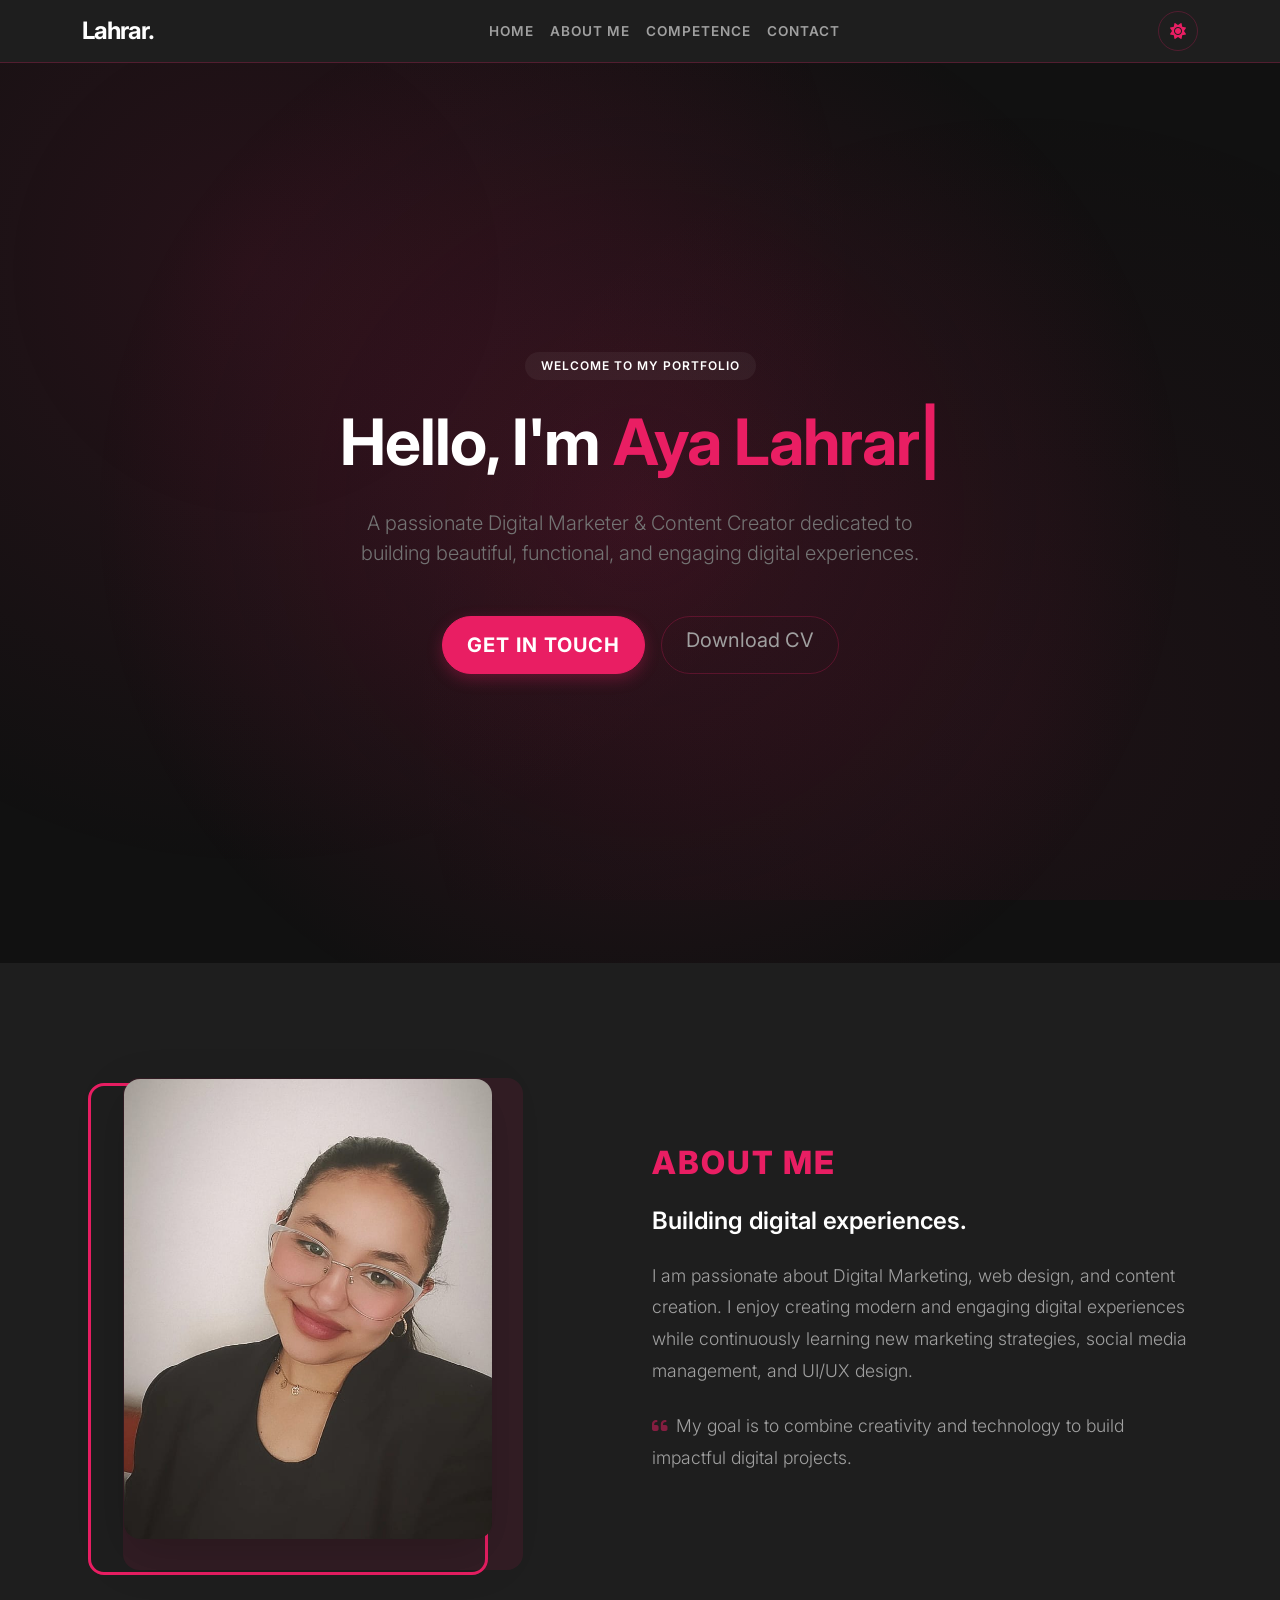
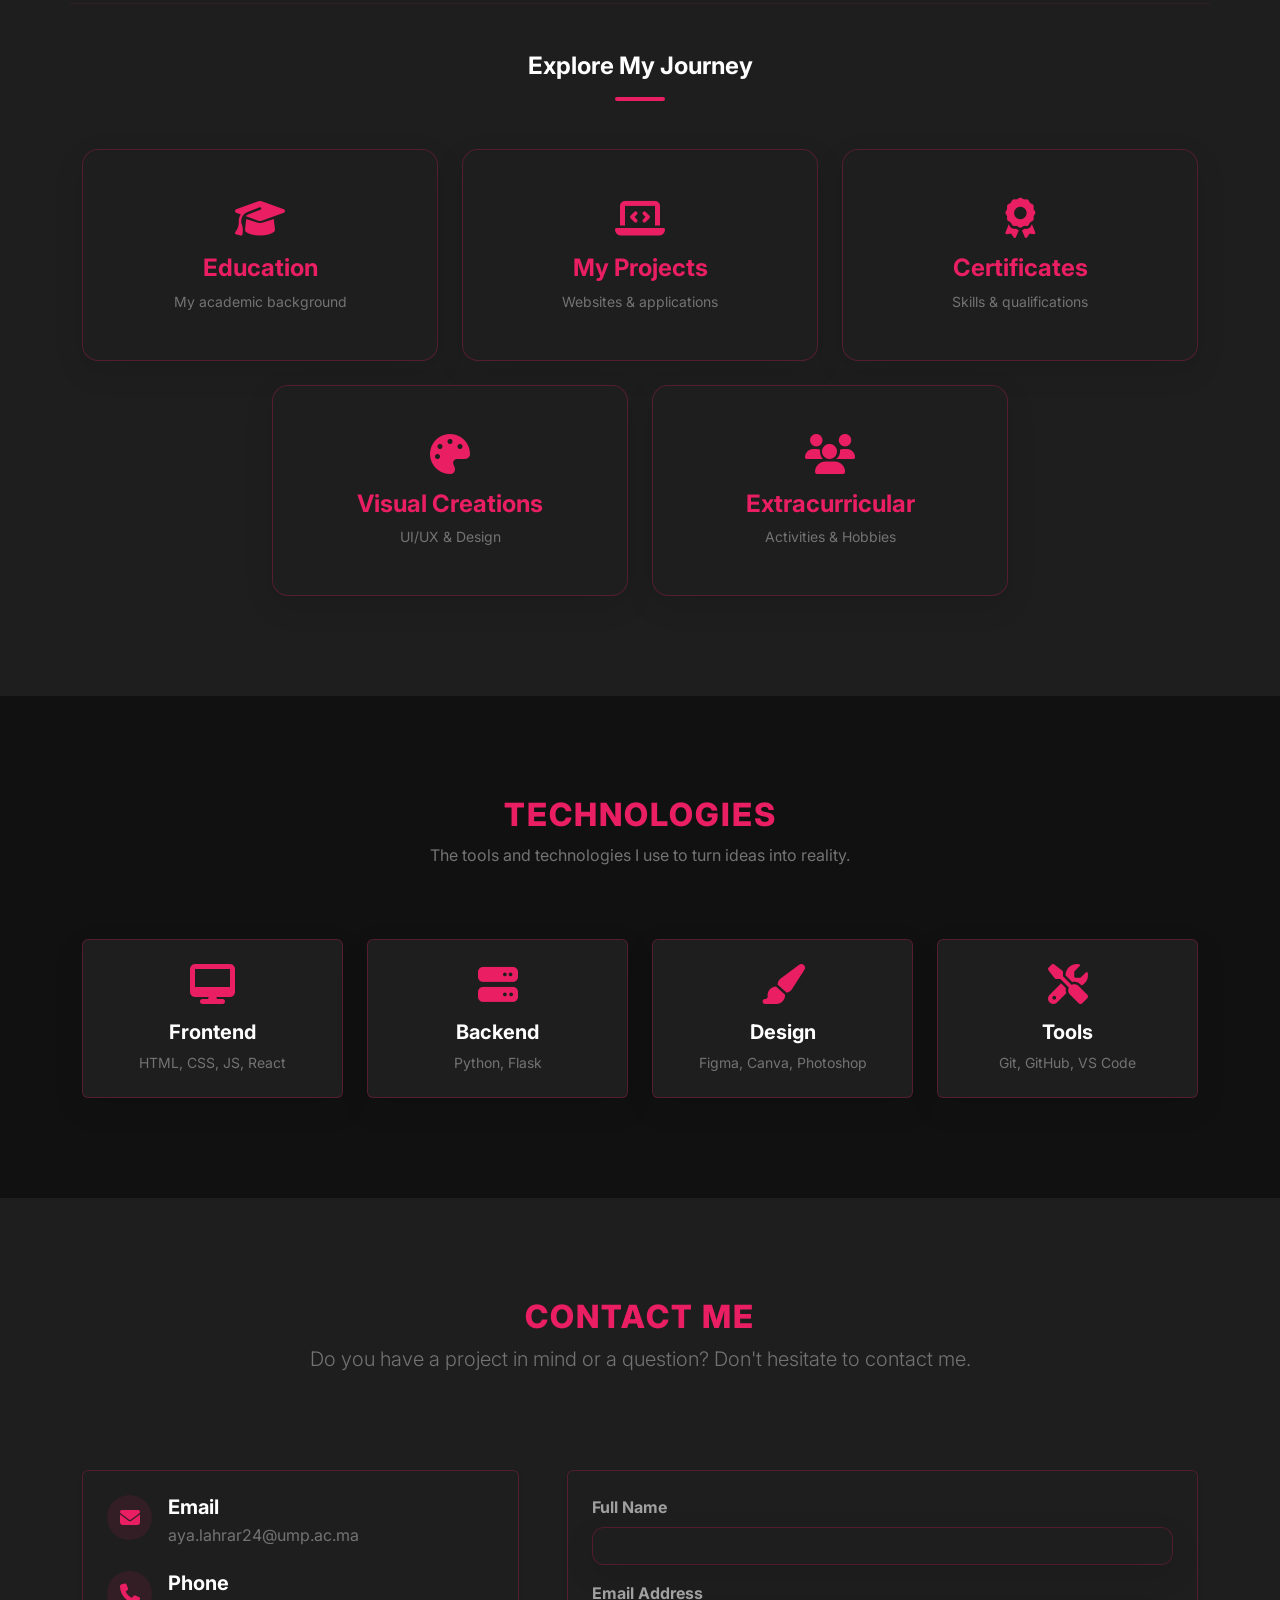
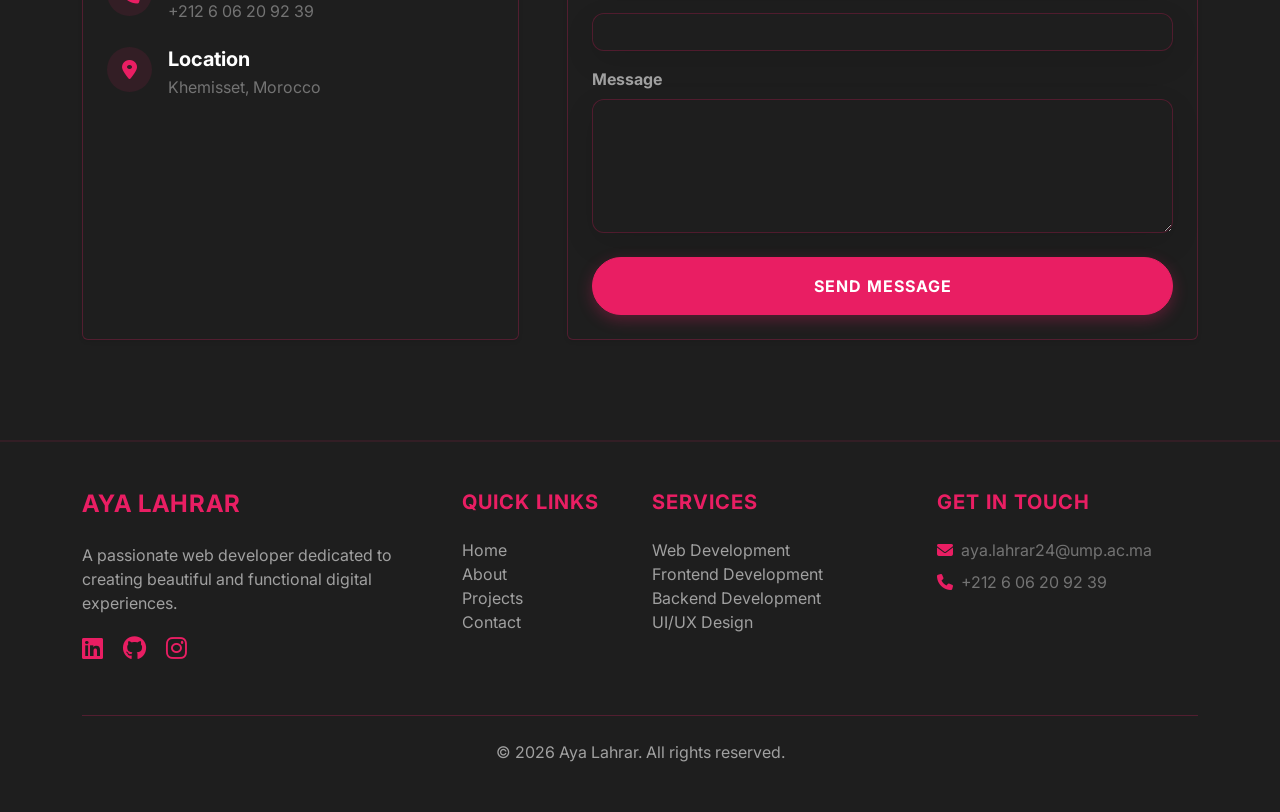
<file: index.html>
<!DOCTYPE html>
<html lang="en">
<head>
    <meta charset="UTF-8">
    <meta name="viewport" content="width=device-width, initial-scale=1.0">
    <title>Aya Lahrar | Portfolio</title>

    <!-- Bootstrap CSS -->
    <link href="https://cdn.jsdelivr.net/npm/bootstrap@5.3.2/dist/css/bootstrap.min.css" rel="stylesheet">

    <!-- Google Fonts -->
    <link rel="preconnect" href="https://fonts.googleapis.com">
    <link rel="preconnect" href="https://fonts.gstatic.com" crossorigin>
    <link href="https://fonts.googleapis.com/css2?family=Inter:wght@300;400;500;600;700;800&display=swap" rel="stylesheet">
    
    <!-- Font Awesome for Icons -->
    <link rel="stylesheet" href="https://cdnjs.cloudflare.com/ajax/libs/font-awesome/6.5.1/css/all.min.css">

    <!-- AOS (Animate On Scroll) Library CSS -->
    <link rel="stylesheet" href="https://unpkg.com/aos@next/dist/aos.css" />
    
    <!-- Custom CSS -->
    <link href="stylle.css" rel="stylesheet" />
    <style>
        .journey-title {
            transition: transform 0.3s ease;
        }
        .min-card:hover .journey-title {
            transform: scale(1.1);
        }
    </style>
</head>
<body data-bs-theme="dark">

    <!-- NAVBAR -->
    <header class="navbar navbar-expand-lg sticky-top" style="background-color: var(--surface-color); border-bottom: 1px solid var(--bs-border-color);">
        <div class="container">
            <a class="navbar-brand fw-bold fs-4" href="#home" style="letter-spacing: -1px;">Lahrar.</a>
            <button class="navbar-toggler" type="button" data-bs-toggle="collapse" data-bs-target="#navbarNav" aria-controls="navbarNav" aria-expanded="false" aria-label="Toggle navigation">
                <span class="navbar-toggler-icon"></span>
            </button>
            <div class="collapse navbar-collapse" id="navbarNav">
                <ul class="navbar-nav mx-auto">
                    <li class="nav-item">
                        <a class="nav-link" href="#home">Home</a>
                    </li>
                    <li class="nav-item">
                        <a class="nav-link" href="#about">About me</a>
                    </li>
                    <li class="nav-item">
                        <a class="nav-link" href="#competence">Competence</a>
                    </li>
                    <li class="nav-item">
                        <a class="nav-link" href="#contact">Contact</a>
                    </li>
                </ul>
                <div class="d-flex align-items-center">
                    <button class="btn btn-outline-secondary rounded-circle p-2 d-flex align-items-center justify-content-center" id="theme-toggle" style="width: 40px; height: 40px; border-color: var(--bs-border-color);">
                        <i class="fas fa-sun"></i>
                    </button>
                </div>
            </div>
        </div>
    </header>

    <main>
        <!-- HERO SECTION -->
        <section id="home" class="min-vh-100 d-flex align-items-center position-relative overflow-hidden">
            <!-- Animated Background Gradient -->
            <div class="position-absolute top-0 start-0 w-100 h-100" style="background: radial-gradient(circle at center, rgba(233, 30, 99, 0.15) 0%, transparent 70%); z-index: -1; animation: pulseBg 6s infinite alternate;"></div>
            
            <div class="container text-center position-relative">
                <div class="row justify-content-center">
                    <div class="col-lg-10" data-aos="fade-up">
                        <span class="badge bg-secondary bg-opacity-25 text-primary rounded-pill px-3 py-2 mb-4" style="font-weight: 600; letter-spacing: 1px;">
                            WELCOME TO MY PORTFOLIO
                        </span>
                        <h1 class="display-3 fw-bold mb-4" style="letter-spacing: -1px; min-height: 80px;">
                            Hello, I'm <span id="typewriter" class="text-primary"></span><span class="typewriter-cursor text-primary">|</span>
                        </h1>
                        <p class="lead mb-5 mx-auto" style="max-width: 600px; color: var(--text-muted-color);">
                            A passionate Digital Marketer & Content Creator dedicated to building beautiful, functional, and engaging digital experiences.
                        </p>
                        <div class="d-flex gap-3 justify-content-center">
                            <a href="#contact" class="btn btn-primary btn-lg px-4 rounded-pill">Get in Touch</a>
                            <a href="CV LAHRA AYA.pdf" download class="btn btn-outline-secondary btn-lg px-4 rounded-pill">Download CV</a>
                        </div>
                    </div>
                </div>
            </div>
        </section>

        <!-- ABOUT ME SECTION -->
        <section id="about" class="section-padding" style="background-color: var(--surface-color);">
            <div class="container">
                
                <!-- About Content (Image & Bio) -->
                <div class="row align-items-center mb-5 pb-5 border-bottom" style="border-color: rgba(var(--primary-rgb), 0.1) !important;">
                    <div class="col-lg-5 mb-5 mb-lg-0" data-aos="fade-right">
                        <div class="position-relative p-3 mx-auto" style="max-width: 400px;">
                            <!-- Creative backdrop -->
                            <div class="position-absolute border border-3 rounded-4" style="border-color: var(--primary-color) !important; width: 100%; height: 100%; top: 20px; left: -20px; z-index: 1;"></div>
                            <div class="position-absolute rounded-4" style="background-color: rgba(var(--primary-rgb), 0.1); width: 100%; height: 100%; bottom: -15px; right: -15px; z-index: 1;"></div>
                            <!-- Image -->
                            <img src="assets/img/image cv.jpg" alt="Aya Lahrar" class="img-fluid rounded-4 position-relative shadow-lg" style="z-index: 2; width: 100%; object-fit: cover; aspect-ratio: 4/5;">
                        </div>
                    </div>
                    <div class="col-lg-6 offset-lg-1" data-aos="fade-left">
                        <h2 class="section-title text-start mb-4">About Me</h2>
                        <h3 class="h4 mb-4" style="color: var(--primary-color); font-weight: 600;">Building digital experiences.</h3>
                        <p class="lead mb-4" style="color: var(--bs-body-color); line-height: 1.8; font-size: 1.1rem;">
                            I am passionate about Digital Marketing, web design, and content creation. I enjoy creating modern and engaging digital experiences while continuously learning new marketing strategies, social media management, and UI/UX design. 
                        </p>
                        <p class="lead mb-0" style="color: var(--bs-body-color); line-height: 1.8; font-size: 1.1rem;">
                            <i class="fas fa-quote-left me-2 text-primary opacity-50"></i>My goal is to combine creativity and technology to build impactful digital projects.
                        </p>
                    </div>
                </div>

                <!-- Navigation Cards -->
                <div class="text-center mb-5" data-aos="fade-up">
                    <h3 class="h4 fw-bold">Explore My Journey</h3>
                    <div class="mt-3 mx-auto rounded-pill" style="width: 50px; height: 4px; background-color: var(--primary-color);"></div>
                </div>

                <div class="row justify-content-center g-4">
                    <!-- Education -->
                    <div class="col-md-6 col-lg-4" data-aos="fade-up" data-aos-delay="100">
                        <a href="education.html" class="text-decoration-none">
                            <div class="min-card p-5 h-100 rounded-4 text-center">
                                <i class="fas fa-graduation-cap fs-1 text-primary mb-3"></i>
                                <h3 class="h4 fw-bold mb-2 text-primary journey-title">Education</h3>
                                <p class="text-muted mb-0 small">My academic background</p>
                            </div>
                        </a>
                    </div>
                    <!-- Projects -->
                    <div class="col-md-6 col-lg-4" data-aos="fade-up" data-aos-delay="200">
                        <a href="project.html" class="text-decoration-none">
                            <div class="min-card p-5 h-100 rounded-4 text-center">
                                <i class="fas fa-laptop-code fs-1 text-primary mb-3"></i>
                                <h3 class="h4 fw-bold mb-2 text-primary journey-title">My Projects</h3>
                                <p class="text-muted mb-0 small">Websites & applications</p>
                            </div>
                        </a>
                    </div>
                    <!-- Certificates -->
                    <div class="col-md-6 col-lg-4" data-aos="fade-up" data-aos-delay="300">
                        <a href="certificate.html" class="text-decoration-none">
                            <div class="min-card p-5 h-100 rounded-4 text-center">
                                <i class="fas fa-award fs-1 text-primary mb-3"></i>
                                <h3 class="h4 fw-bold mb-2 text-primary journey-title">Certificates</h3>
                                <p class="text-muted mb-0 small">Skills & qualifications</p>
                            </div>
                        </a>
                    </div>
                    <!-- Visual Creations -->
                    <div class="col-md-6 col-lg-4" data-aos="fade-up" data-aos-delay="400">
                        <a href="creation.html" class="text-decoration-none">
                            <div class="min-card p-5 h-100 rounded-4 text-center">
                                <i class="fas fa-palette fs-1 text-primary mb-3"></i>
                                <h3 class="h4 fw-bold mb-2 text-primary journey-title">Visual Creations</h3>
                                <p class="text-muted mb-0 small">UI/UX & Design</p>
                            </div>
                        </a>
                    </div>
                    <!-- Extracurricular Activities -->
                    <div class="col-md-6 col-lg-4" data-aos="fade-up" data-aos-delay="500">
                        <a href="activities.html" class="text-decoration-none">
                            <div class="min-card p-5 h-100 rounded-4 text-center">
                                <i class="fas fa-users fs-1 text-primary mb-3"></i>
                                <h3 class="h4 fw-bold mb-2 text-primary journey-title">Extracurricular</h3>
                                <p class="text-muted mb-0 small">Activities & Hobbies</p>
                            </div>
                        </a>
                    </div>
                </div>
            </div>
        </section>

        <!-- COMPETENCE SECTION -->
        <section id="competence" class="section-padding">
            <div class="container text-center">
                <div data-aos="fade-up">
                    <h2 class="section-title">Technologies</h2>
                    <p class="section-subtitle mb-5" style="color: var(--text-muted-color);">The tools and technologies I use to turn ideas into reality.</p>
                </div>

                <div class="row g-4 mt-2 justify-content-center">
                    <!-- Frontend Card -->
                    <div class="col-md-6 col-lg-3" data-aos="fade-up" data-aos-delay="100">
                        <div class="card about-card h-100 p-4 text-center" style="cursor: pointer; background-color: var(--surface-color); border: 1px solid var(--bs-border-color);" data-bs-toggle="modal" data-bs-target="#frontendModal">
                            <i class="fas fa-desktop fs-1 text-primary mb-3"></i>
                            <h3 class="h5 fw-bold">Frontend</h3>
                            <p class="text-muted small mb-0">HTML, CSS, JS, React</p>
                        </div>
                    </div>

                    <!-- Backend Card -->
                    <div class="col-md-6 col-lg-3" data-aos="fade-up" data-aos-delay="200">
                        <div class="card about-card h-100 p-4 text-center" style="cursor: pointer; background-color: var(--surface-color); border: 1px solid var(--bs-border-color);" data-bs-toggle="modal" data-bs-target="#backendModal">
                            <i class="fas fa-server fs-1 text-primary mb-3"></i>
                            <h3 class="h5 fw-bold">Backend</h3>
                            <p class="text-muted small mb-0">Python, Flask</p>
                        </div>
                    </div>

                    <!-- Design Card -->
                    <div class="col-md-6 col-lg-3" data-aos="fade-up" data-aos-delay="300">
                        <div class="card about-card h-100 p-4 text-center" style="cursor: pointer; background-color: var(--surface-color); border: 1px solid var(--bs-border-color);" data-bs-toggle="modal" data-bs-target="#designModal">
                            <i class="fas fa-paint-brush fs-1 text-primary mb-3"></i>
                            <h3 class="h5 fw-bold">Design</h3>
                            <p class="text-muted small mb-0">Figma, Canva, Photoshop</p>
                        </div>
                    </div>

                    <!-- Tools Card -->
                    <div class="col-md-6 col-lg-3" data-aos="fade-up" data-aos-delay="400">
                        <div class="card about-card h-100 p-4 text-center" style="cursor: pointer; background-color: var(--surface-color); border: 1px solid var(--bs-border-color);" data-bs-toggle="modal" data-bs-target="#toolsModal">
                            <i class="fas fa-tools fs-1 text-primary mb-3"></i>
                            <h3 class="h5 fw-bold">Tools</h3>
                            <p class="text-muted small mb-0">Git, GitHub, VS Code</p>
                        </div>
                    </div>
                </div>
            </div>
        </section>

        <!-- CONTACT SECTION -->
        <section id="contact" class="section-padding" style="background-color: var(--surface-color);">
            <div class="container">
                 <div class="text-center" data-aos="fade-up">
                    <h2 class="section-title">Contact Me</h2>
                    <p class="section-subtitle mb-5 lead col-lg-8 mx-auto" style="color: var(--text-muted-color);">Do you have a project in mind or a question? Don't hesitate to contact me.</p>
                </div>
                <div class="row g-5 mt-3">
                    <div class="col-lg-5" data-aos="fade-right">
                        <div class="card h-100 p-4 border-0 shadow-sm" style="background-color: var(--surface-color);">
                            <div class="d-flex mb-4">
                                <i class="fas fa-envelope contact-icon me-3"></i>
                                <div>
                                    <h5 class="mb-1 fw-bold">Email</h5>
                                    <p class="mb-0 text-muted">aya.lahrar24@ump.ac.ma</p>
                                </div>
                            </div>
                            <div class="d-flex mb-4">
                                <i class="fas fa-phone contact-icon me-3"></i>
                                <div>
                                    <h5 class="mb-1 fw-bold">Phone</h5>
                                    <p class="mb-0 text-muted">+212 6 06 20 92 39</p>
                                </div>
                            </div>
                            <div class="d-flex">
                                <i class="fas fa-map-marker-alt contact-icon me-3"></i>
                                <div>
                                    <h5 class="mb-1 fw-bold">Location</h5>
                                    <p class="mb-0 text-muted">Khemisset, Morocco</p>
                                </div>
                            </div>
                        </div>
                    </div>
                    <div class="col-lg-7" data-aos="fade-left">
                        <div class="card p-4 border-0 shadow-sm" style="background-color: var(--surface-color);">
                            <form id="contactForm" action="https://formsubmit.co/ajax/aya.lahrar24@ump.ac.ma" method="POST">
                                <div class="mb-3">
                                    <label for="name" class="form-label fw-bold">Full Name</label>
                                    <input type="text" name="name" class="form-control" id="name" required>
                                </div>
                                <div class="mb-3">
                                    <label for="email" class="form-label fw-bold">Email Address</label>
                                    <input type="email" name="email" class="form-control" id="email" required>
                                </div>
                                <div class="mb-4">
                                    <label for="message" class="form-label fw-bold">Message</label>
                                    <textarea name="message" class="form-control" id="message" rows="5" required></textarea>
                                </div>
                                <!-- Anti-spam honey pot -->
                                <input type="text" name="_honey" style="display:none">
                                <!-- Disable Captcha -->
                                <input type="hidden" name="_captcha" value="false">
                                
                                <button type="submit" class="btn btn-primary w-100 py-3 rounded-pill" id="submitBtn">Send Message</button>
                                
                                <div id="formMessage" class="mt-3 text-center d-none fw-bold" style="font-size: 1.1rem;"></div>
                            </form>
                        </div>
                    </div>
                </div>
            </div>
        </section>
    </main>

    <footer class="main-footer py-5 text-start">
        <div class="container">
            <div class="row g-4">
                <div class="col-lg-4 col-md-6 footer-col">
                    <h5 class="navbar-brand fw-bold fs-4">Aya Lahrar</h5>
                    <p class="pe-3 text-muted">A passionate web developer dedicated to creating beautiful and functional digital experiences.</p>
                    <div class="footer-socials mt-3">
                        <a href="https://www.linkedin.com/in/lahrar-aya-ab81a7348?utm_source=share_via&utm_content=profile&utm_medium=member_android" target="_blank" class="me-3"><i class="fab fa-linkedin"></i></a>
                        <a href="https://github.com/AyaProgrammer56" target="_blank" class="me-3"><i class="fab fa-github"></i></a>
                        <a href="https://www.instagram.com/aya_jannatt?igsh=bXBicGdmZmpjYzBv" target="_blank" class="me-3"><i class="fab fa-instagram"></i></a>
                    </div>
                </div>
                <div class="col-lg-2 col-md-6 footer-col">
                    <h5>Quick Links</h5>
                    <ul class="list-unstyled">
                        <li><a href="index.html#home">Home</a></li>
                        <li><a href="index.html#about">About</a></li>
                        <li><a href="project.html">Projects</a></li>
                        <li><a href="index.html#contact">Contact</a></li>
                    </ul>
                </div>
                <div class="col-lg-3 col-md-6 footer-col">
                     <h5>Services</h5>
                    <ul class="list-unstyled">
                        <li>Web Development</li>
                        <li>Frontend Development</li>
                        <li>Backend Development</li>
                        <li>UI/UX Design</li>
                    </ul>
                </div>
                <div class="col-lg-3 col-md-6 footer-col">
                    <h5>Get in Touch</h5>
                    <ul class="list-unstyled">
                        <li class="d-flex mb-2 text-muted"><i class="fas fa-envelope me-2 pt-1 text-primary"></i><span>aya.lahrar24@ump.ac.ma</span></li>
                        <li class="d-flex text-muted"><i class="fas fa-phone me-2 pt-1 text-primary"></i><span>+212 6 06 20 92 39</span></li>
                    </ul>
                </div>
            </div>
            <div class="sub-footer text-center mt-5 pt-4">
                <p class="mb-0 text-muted">&copy; 2026 Aya Lahrar. All rights reserved.</p>
            </div>
        </div>
    </footer>

    <!-- Modals for Technologies -->
    
    <!-- Frontend Modal -->
    <div class="modal fade" id="frontendModal" tabindex="-1" aria-hidden="true">
        <div class="modal-dialog modal-dialog-centered">
            <div class="modal-content p-3" style="background-color: var(--surface-color); border: 1px solid var(--primary-color);">
                <div class="modal-header border-0 pb-0">
                    <h5 class="modal-title fw-bold text-primary"><i class="fas fa-desktop me-2"></i>Frontend Technologies</h5>
                    <button type="button" class="btn-close" data-bs-dismiss="modal" aria-label="Close"></button>
                </div>
                <div class="modal-body text-center py-4">
                    <div class="row g-3 justify-content-center">
                        <div class="col-6"><i class="fab fa-html5 fs-1 d-block mb-2" style="color: #E34F26;"></i> <strong>HTML5</strong></div>
                        <div class="col-6"><i class="fab fa-css3-alt fs-1 d-block mb-2" style="color: #1572B6;"></i> <strong>CSS3</strong></div>
                        <div class="col-6 mt-4"><i class="fab fa-js fs-1 d-block mb-2" style="color: #F7DF1E;"></i> <strong>JavaScript</strong></div>
                        <div class="col-6 mt-4"><i class="fab fa-react fs-1 d-block mb-2" style="color: #61DAFB;"></i> <strong>React</strong></div>
                    </div>
                </div>
            </div>
        </div>
    </div>

    <!-- Backend Modal -->
    <div class="modal fade" id="backendModal" tabindex="-1" aria-hidden="true">
        <div class="modal-dialog modal-dialog-centered">
            <div class="modal-content p-3" style="background-color: var(--surface-color); border: 1px solid var(--primary-color);">
                <div class="modal-header border-0 pb-0">
                    <h5 class="modal-title fw-bold text-primary"><i class="fas fa-server me-2"></i>Backend Technologies</h5>
                    <button type="button" class="btn-close" data-bs-dismiss="modal" aria-label="Close"></button>
                </div>
                <div class="modal-body text-center py-4">
                    <div class="row g-3 justify-content-center">
                        <div class="col-6"><i class="fab fa-python fs-1 d-block mb-2" style="color: #3776AB;"></i> <strong>Python</strong></div>
                        <div class="col-6"><i class="fas fa-flask fs-1 d-block mb-2" style="color: var(--bs-body-color);"></i> <strong>Flask</strong></div>
                    </div>
                </div>
            </div>
        </div>
    </div>

    <!-- Design Modal -->
    <div class="modal fade" id="designModal" tabindex="-1" aria-hidden="true">
        <div class="modal-dialog modal-dialog-centered">
            <div class="modal-content p-3" style="background-color: var(--surface-color); border: 1px solid var(--primary-color);">
                <div class="modal-header border-0 pb-0">
                    <h5 class="modal-title fw-bold text-primary"><i class="fas fa-paint-brush me-2"></i>Design Tools</h5>
                    <button type="button" class="btn-close" data-bs-dismiss="modal" aria-label="Close"></button>
                </div>
                <div class="modal-body text-center py-4">
                    <div class="row g-3 justify-content-center">
                        <div class="col-4"><i class="fab fa-figma fs-1 d-block mb-2" style="color: #F24E1E;"></i> <strong>Figma</strong></div>
                        <div class="col-4"><span class="fw-bold d-block mb-2" style="font-size: 2rem; color: #00C4CC; line-height:1;">C</span> <strong>Canva</strong></div>
                        <div class="col-4"><span class="fw-bold d-block mb-2" style="font-size: 2rem; color: #31A8FF; line-height:1;">Ps</span> <strong>Photoshop</strong></div>
                    </div>
                </div>
            </div>
        </div>
    </div>

    <!-- Tools Modal -->
    <div class="modal fade" id="toolsModal" tabindex="-1" aria-hidden="true">
        <div class="modal-dialog modal-dialog-centered">
            <div class="modal-content p-3" style="background-color: var(--surface-color); border: 1px solid var(--primary-color);">
                <div class="modal-header border-0 pb-0">
                    <h5 class="modal-title fw-bold text-primary"><i class="fas fa-tools me-2"></i>Development Tools</h5>
                    <button type="button" class="btn-close" data-bs-dismiss="modal" aria-label="Close"></button>
                </div>
                <div class="modal-body text-center py-4">
                    <div class="row g-3 justify-content-center">
                        <div class="col-4"><i class="fab fa-git-alt fs-1 d-block mb-2" style="color: #F05032;"></i> <strong>Git</strong></div>
                        <div class="col-4"><i class="fab fa-github fs-1 d-block mb-2" style="color: var(--bs-body-color);"></i> <strong>GitHub</strong></div>
                        <div class="col-4"><i class="fas fa-code fs-1 d-block mb-2" style="color: #007ACC;"></i> <strong>VS Code</strong></div>
                    </div>
                </div>
            </div>
        </div>
    </div>

    <!-- Bootstrap JS -->
    <script src="https://cdn.jsdelivr.net/npm/bootstrap@5.3.2/dist/js/bootstrap.bundle.min.js"></script>
    
    <!-- AOS JS -->
    <script src="https://unpkg.com/aos@next/dist/aos.js"></script>
    <script>
      AOS.init({ duration: 800, once: true, offset: 50 });
      
      // Theme Toggle Logic
      document.addEventListener('DOMContentLoaded', () => {
          const themeToggle = document.getElementById('theme-toggle');
          const body = document.body;
          const icon = themeToggle.querySelector('i');
          
          const applyTheme = (theme) => {
              body.setAttribute('data-bs-theme', theme);
              icon.className = theme === 'dark' ? 'fas fa-sun' : 'fas fa-moon';
              localStorage.setItem('theme', theme);
          };

          themeToggle.addEventListener('click', () => {
              const newTheme = body.getAttribute('data-bs-theme') === 'dark' ? 'light' : 'dark';
              applyTheme(newTheme);
          });

          applyTheme(localStorage.getItem('theme') || 'dark');
          applyTheme(localStorage.getItem('theme') || 'dark');
          
            // Typewriter Animation
            const textToType = "Aya Lahrar";
            const typeSpeed = 100;
            const eraseSpeed = 50;
            const delayBeforeErase = 2000;
            let charIndex = 0;
            let isErasing = false;
            const typewriterEl = document.getElementById("typewriter");

            function typeWriterEffect() {
                if (!typewriterEl) return;
                
                if (isErasing) {
                    typewriterEl.textContent = textToType.substring(0, charIndex - 1);
                    charIndex--;
                    if (charIndex === 0) {
                        isErasing = false;
                        setTimeout(typeWriterEffect, 500);
                    } else {
                        setTimeout(typeWriterEffect, eraseSpeed);
                    }
                } else {
                    typewriterEl.textContent = textToType.substring(0, charIndex + 1);
                    charIndex++;
                    if (charIndex === textToType.length) {
                        isErasing = true;
                        setTimeout(typeWriterEffect, delayBeforeErase);
                    } else {
                        setTimeout(typeWriterEffect, typeSpeed);
                    }
                }
            }
            setTimeout(typeWriterEffect, 500);

            // Contact Form AJAX Submission
            const contactForm = document.getElementById('contactForm');
            const submitBtn = document.getElementById('submitBtn');
            const formMessage = document.getElementById('formMessage');

            if (contactForm) {
                contactForm.addEventListener('submit', function (e) {
                    e.preventDefault();
                    
                    submitBtn.innerHTML = '<i class="fas fa-spinner fa-spin me-2"></i>Sending...';
                    submitBtn.disabled = true;

                    const formData = new FormData(contactForm);

                    fetch(contactForm.action, {
                        method: 'POST',
                        body: formData,
                        headers: {
                            'Accept': 'application/json'
                        }
                    })
                    .then(response => response.json())
                    .then(data => {
                        formMessage.classList.remove('d-none', 'text-danger');
                        formMessage.classList.add('text-success');
                        formMessage.innerText = '✅ Message sent successfully!';
                        contactForm.reset();
                    })
                    .catch(error => {
                        formMessage.classList.remove('d-none', 'text-success');
                        formMessage.classList.add('text-danger');
                        formMessage.innerText = '❌ Oops! Something went wrong.';
                    })
                    .finally(() => {
                        submitBtn.innerHTML = 'Send Message';
                        submitBtn.disabled = false;
                        
                        setTimeout(() => {
                            formMessage.classList.add('d-none');
                        }, 5000);
                    });
                });
            }
        });
    </script>
</body>
</html>
</file>
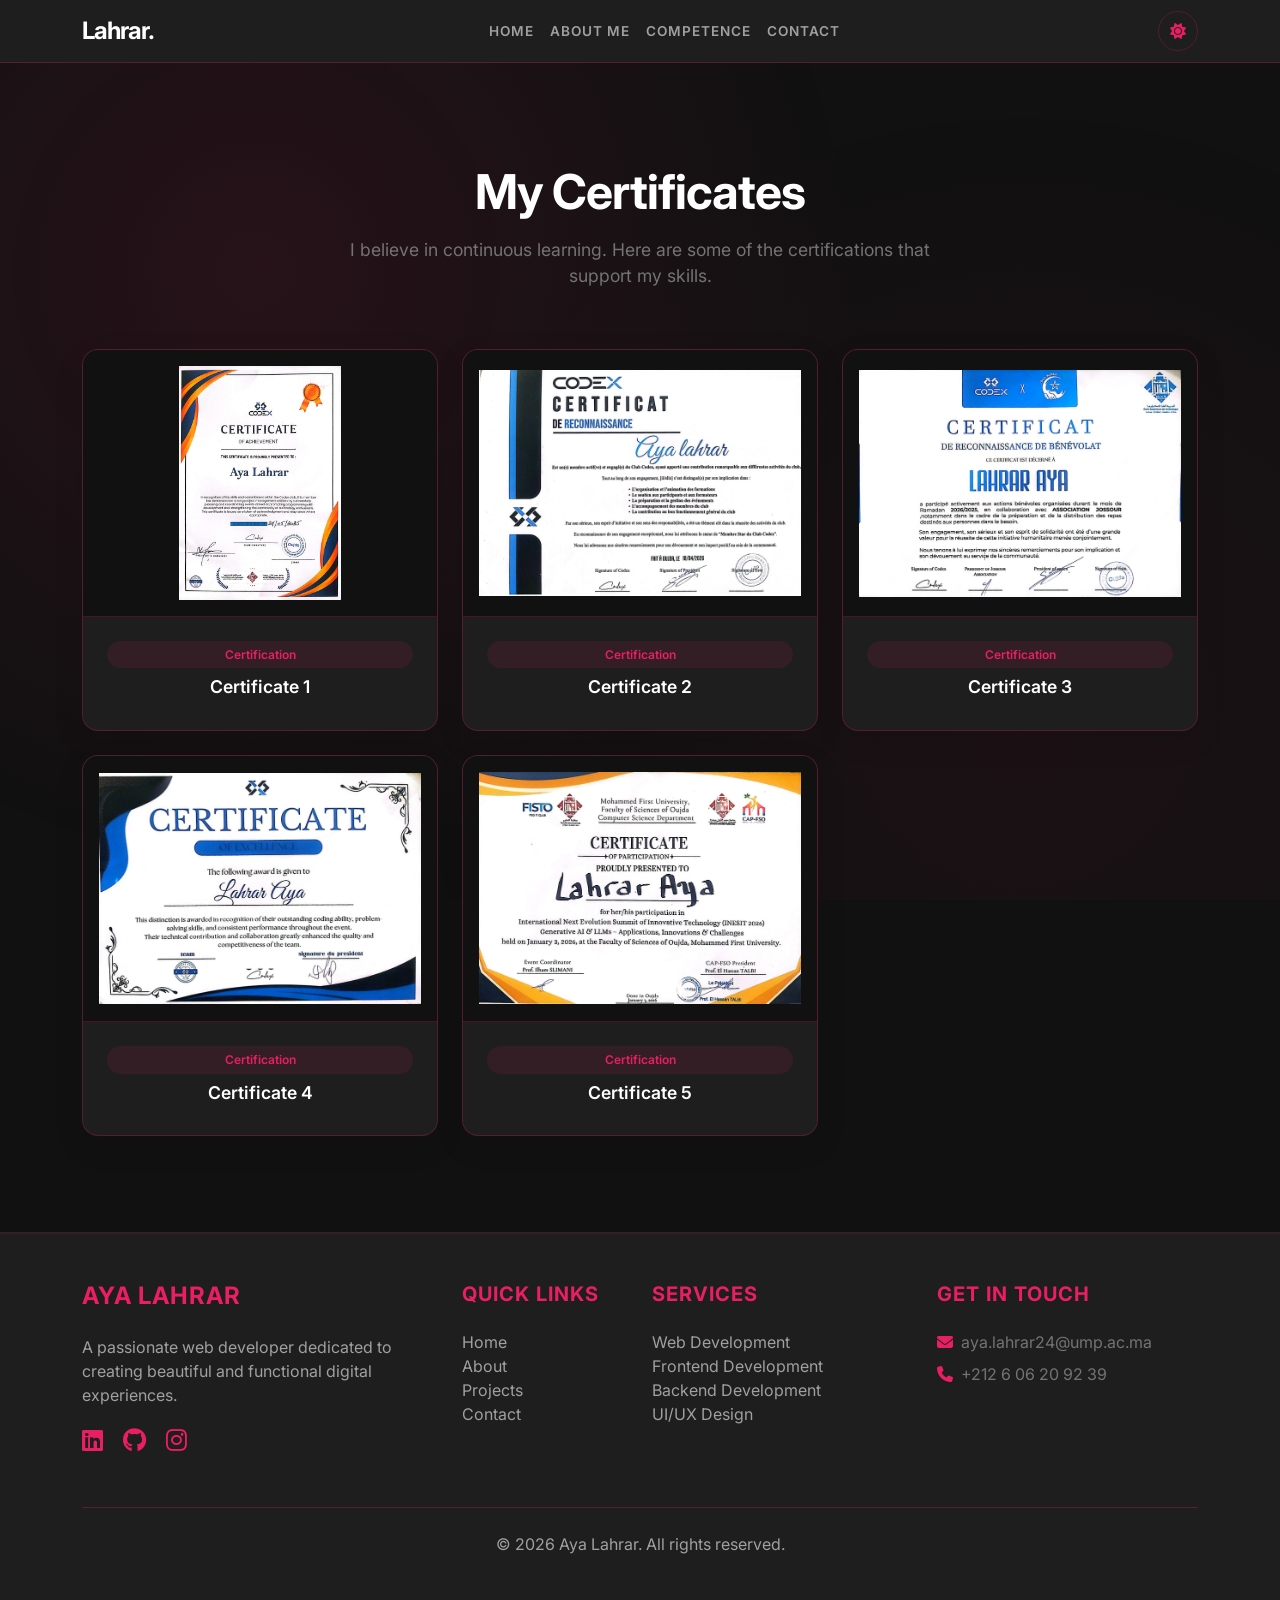
<file: certificate.html>
<!DOCTYPE html>
<html lang="en">
<head>
    <meta charset="UTF-8">
    <meta name="viewport" content="width=device-width, initial-scale=1.0">
    <title>My Certificates | Aya Lahrar</title>

    <!-- Bootstrap CSS -->
    <link href="https://cdn.jsdelivr.net/npm/bootstrap@5.3.2/dist/css/bootstrap.min.css" rel="stylesheet">

    <!-- Google Fonts -->
    <link rel="preconnect" href="https://fonts.googleapis.com">
    <link rel="preconnect" href="https://fonts.gstatic.com" crossorigin>
    <link href="https://fonts.googleapis.com/css2?family=Inter:wght@300;400;500;600;700&display=swap" rel="stylesheet">
    
    <!-- Font Awesome for Icons -->
    <link rel="stylesheet" href="https://cdnjs.cloudflare.com/ajax/libs/font-awesome/6.5.1/css/all.min.css">

    <!-- AOS (Animate On Scroll) Library CSS -->
    <link rel="stylesheet" href="https://unpkg.com/aos@next/dist/aos.css" />
    <!--  CSS -->
    <link href="stylle.css" rel="stylesheet" />
</head>
<body data-bs-theme="dark">

    <header class="navbar navbar-expand-lg sticky-top" style="background-color: var(--surface-color); border-bottom: 1px solid var(--bs-border-color);">
        <div class="container">
            <a class="navbar-brand fw-bold fs-4" href="index.html#home" style="letter-spacing: -1px;">Lahrar.</a>
            <button class="navbar-toggler" type="button" data-bs-toggle="collapse" data-bs-target="#navbarNav">
                <span class="navbar-toggler-icon"></span>
            </button>
            <div class="collapse navbar-collapse" id="navbarNav">
                <ul class="navbar-nav mx-auto">
                    <li class="nav-item"><a class="nav-link" href="index.html#home">Home</a></li>
                    <li class="nav-item"><a class="nav-link" href="index.html#about">About me</a></li>
                    <li class="nav-item"><a class="nav-link" href="index.html#competence">Competence</a></li>
                    <li class="nav-item"><a class="nav-link" href="index.html#contact">Contact</a></li>
                </ul>
                <button class="btn btn-outline-secondary rounded-circle p-2 d-flex align-items-center justify-content-center" id="theme-toggle" style="width: 40px; height: 40px; border-color: var(--bs-border-color);">
                    <i class="fas fa-sun"></i>
                </button>
            </div>
        </div>
    </header>

    <main>
        <section class="page-header text-center">
            <div class="container">
                <h1 class="page-title" data-aos="fade-up">My Certificates</h1>
                <p class="page-subtitle" data-aos="fade-up" data-aos-delay="100">I believe in continuous learning. Here are some of the certifications that support my skills.</p>
            </div>
        </section>

        <section class="pb-5">
            <div class="container">
                <div class="row g-4">
                    <div class="col-md-6 col-lg-4" data-aos="fade-up" data-aos-delay="100">
                        <div class="certificate-card">
                            <div class="certificate-img-container">
                                <img src="assets/certificates/WhatsApp Image 2026-07-06 at 15.12.35.jpeg" alt="Certificate 1">
                            </div>
                            <div class="certificate-info">
                                <span class="certificate-badge">Certification</span>
                                <h3 class="certificate-title">Certificate 1</h3>
                            </div>
                        </div>
                    </div>
                    
                    <div class="col-md-6 col-lg-4" data-aos="fade-up" data-aos-delay="200">
                        <div class="certificate-card">
                            <div class="certificate-img-container">
                                <img src="assets/certificates/WhatsApp Image 2026-07-06 at 15.13.38.jpeg" alt="Certificate 2">
                            </div>
                            <div class="certificate-info">
                                <span class="certificate-badge">Certification</span>
                                <h3 class="certificate-title">Certificate 2</h3>
                            </div>
                        </div>
                    </div>

                    <div class="col-md-6 col-lg-4" data-aos="fade-up" data-aos-delay="300">
                        <div class="certificate-card">
                            <div class="certificate-img-container">
                                <img src="assets/certificates/WhatsApp Image 2026-07-06 at 15.13.47.jpeg" alt="Certificate 3">
                            </div>
                            <div class="certificate-info">
                                <span class="certificate-badge">Certification</span>
                                <h3 class="certificate-title">Certificate 3</h3>
                            </div>
                        </div>
                    </div>

                    <div class="col-md-6 col-lg-4" data-aos="fade-up" data-aos-delay="400">
                        <div class="certificate-card">
                            <div class="certificate-img-container">
                                <img src="assets/certificates/WhatsApp Image 2026-07-06 at 15.13.55.jpeg" alt="Certificate 4">
                            </div>
                            <div class="certificate-info">
                                <span class="certificate-badge">Certification</span>
                                <h3 class="certificate-title">Certificate 4</h3>
                            </div>
                        </div>
                    </div>

                    <div class="col-md-6 col-lg-4" data-aos="fade-up" data-aos-delay="500">
                        <div class="certificate-card">
                            <div class="certificate-img-container">
                                <img src="assets/certificates/WhatsApp Image 2026-07-06 at 15.14.20.jpeg" alt="Certificate 5">
                            </div>
                            <div class="certificate-info">
                                <span class="certificate-badge">Certification</span>
                                <h3 class="certificate-title">Certificate 5</h3>
                            </div>
                        </div>
                    </div>
                </div>
            </div>
        </section>
    </main>

    <footer class="main-footer py-5 text-start mt-5">
        <div class="container">
            <div class="row g-4">
                <div class="col-lg-4 col-md-6 footer-col">
                    <h5 class="navbar-brand fw-bold fs-4">Aya Lahrar</h5>
                    <p class="pe-3 text-muted">A passionate web developer dedicated to creating beautiful and functional digital experiences.</p>
                    <div class="footer-socials mt-3">
                        <a href="https://www.linkedin.com/in/lahrar-aya-ab81a7348?utm_source=share_via&utm_content=profile&utm_medium=member_android" target="_blank" class="me-3"><i class="fab fa-linkedin"></i></a>
                        <a href="https://github.com/AyaProgrammer56" target="_blank" class="me-3"><i class="fab fa-github"></i></a>
                        <a href="https://www.instagram.com/aya_jannatt?igsh=bXBicGdmZmpjYzBv" target="_blank" class="me-3"><i class="fab fa-instagram"></i></a>
                    </div>
                </div>
                <div class="col-lg-2 col-md-6 footer-col">
                    <h5>Quick Links</h5>
                    <ul class="list-unstyled">
                        <li><a href="index.html#home">Home</a></li>
                        <li><a href="index.html#about">About</a></li>
                        <li><a href="project.html">Projects</a></li>
                        <li><a href="index.html#contact">Contact</a></li>
                    </ul>
                </div>
                <div class="col-lg-3 col-md-6 footer-col">
                     <h5>Services</h5>
                    <ul class="list-unstyled">
                        <li>Web Development</li>
                        <li>Frontend Development</li>
                        <li>Backend Development</li>
                        <li>UI/UX Design</li>
                    </ul>
                </div>
                <div class="col-lg-3 col-md-6 footer-col">
                    <h5>Get in Touch</h5>
                    <ul class="list-unstyled">
                        <li class="d-flex mb-2 text-muted"><i class="fas fa-envelope me-2 pt-1 text-primary"></i><span>aya.lahrar24@ump.ac.ma</span></li>
                        <li class="d-flex text-muted"><i class="fas fa-phone me-2 pt-1 text-primary"></i><span>+212 6 06 20 92 39</span></li>
                    </ul>
                </div>
            </div>
            <div class="sub-footer text-center mt-5 pt-4">
                <p class="mb-0 text-muted">&copy; 2026 Aya Lahrar. All rights reserved.</p>
            </div>
        </div>
    </footer>

    <!-- Bootstrap JS -->
    <script src="https://cdn.jsdelivr.net/npm/bootstrap@5.3.2/dist/js/bootstrap.bundle.min.js"></script>
    
    <!-- AOS JS -->
    <script src="https://unpkg.com/aos@next/dist/aos.js"></script>
    <script>
      AOS.init({ duration: 800, once: true, offset: 50 });
      
      // Theme Toggle Logic
      document.addEventListener('DOMContentLoaded', () => {
          const themeToggle = document.getElementById('theme-toggle');
          const body = document.body;
          const icon = themeToggle.querySelector('i');
          
          const applyTheme = (theme) => {
              body.setAttribute('data-bs-theme', theme);
              icon.className = theme === 'dark' ? 'fas fa-sun' : 'fas fa-moon';
              localStorage.setItem('theme', theme);
          };

          themeToggle.addEventListener('click', () => {
              const newTheme = body.getAttribute('data-bs-theme') === 'dark' ? 'light' : 'dark';
              applyTheme(newTheme);
          });

          applyTheme(localStorage.getItem('theme') || 'dark');
      });
    </script>
</body>
</html>
</file>
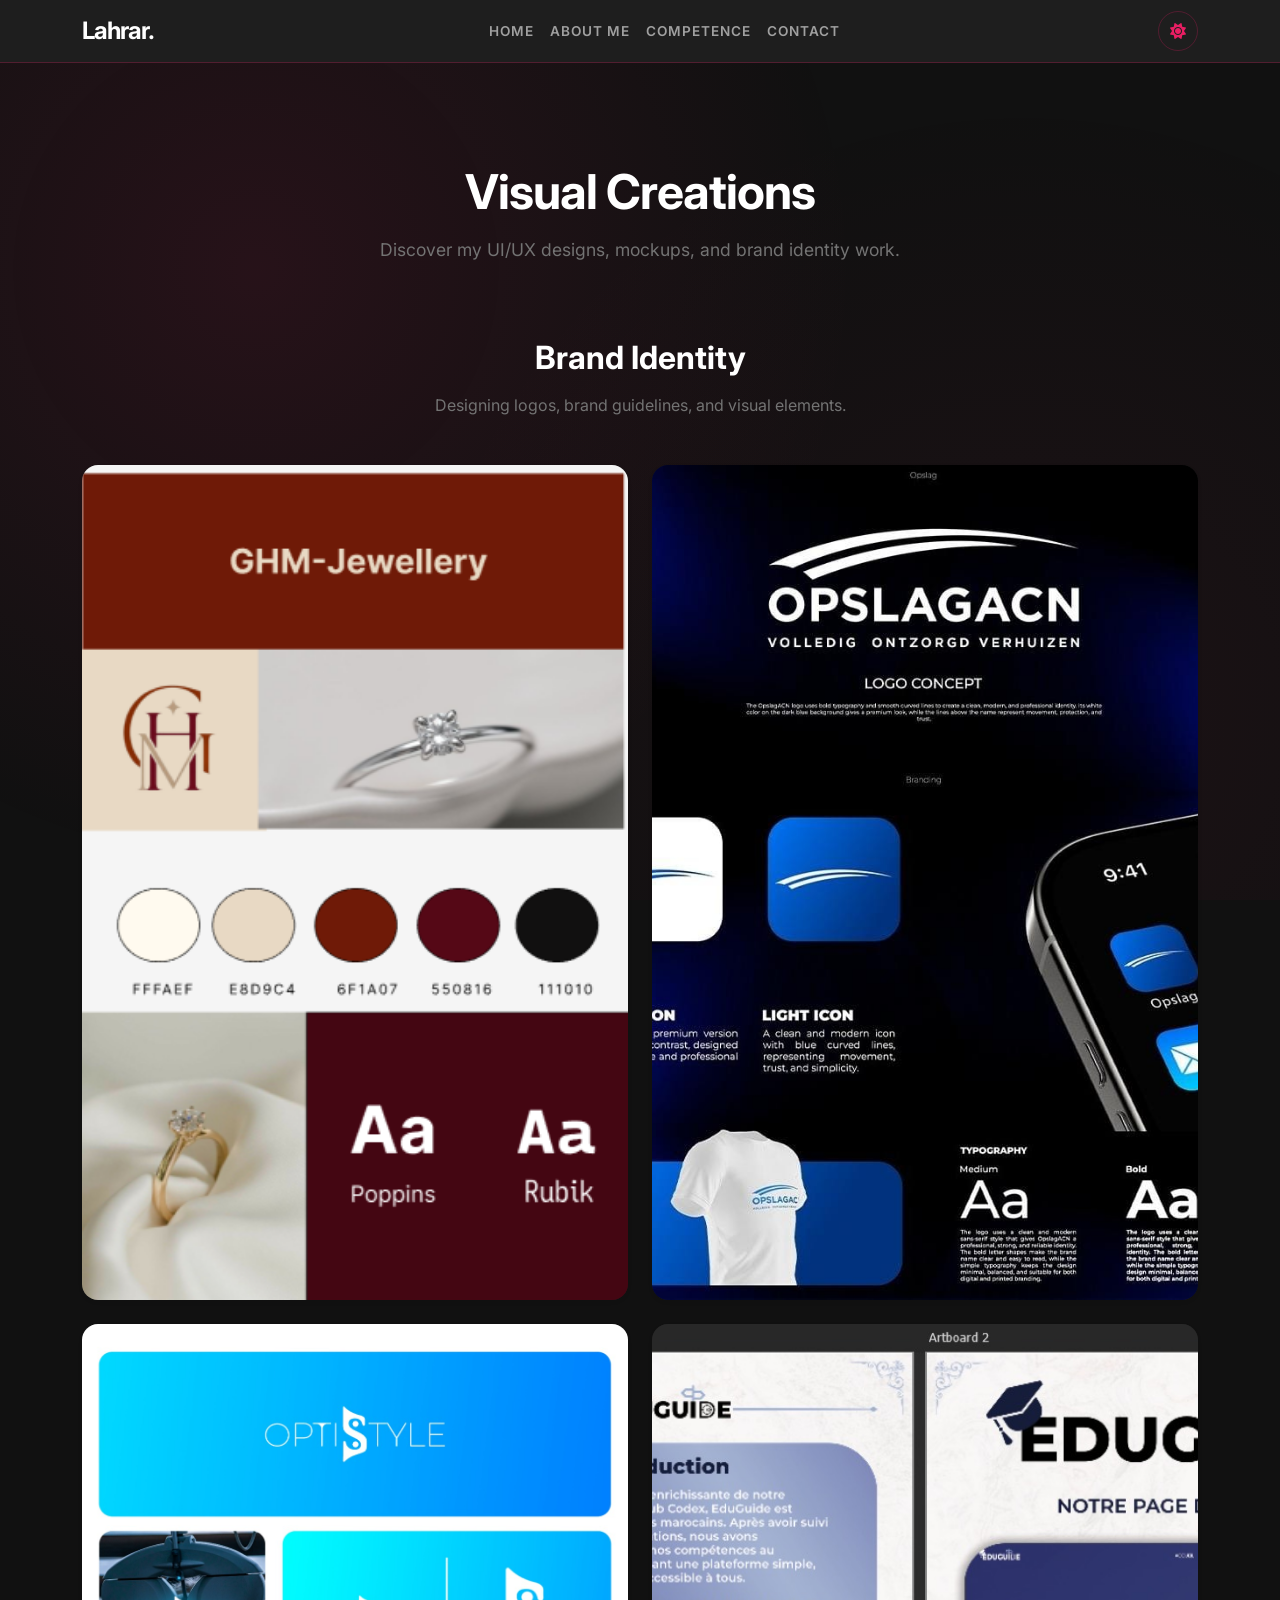
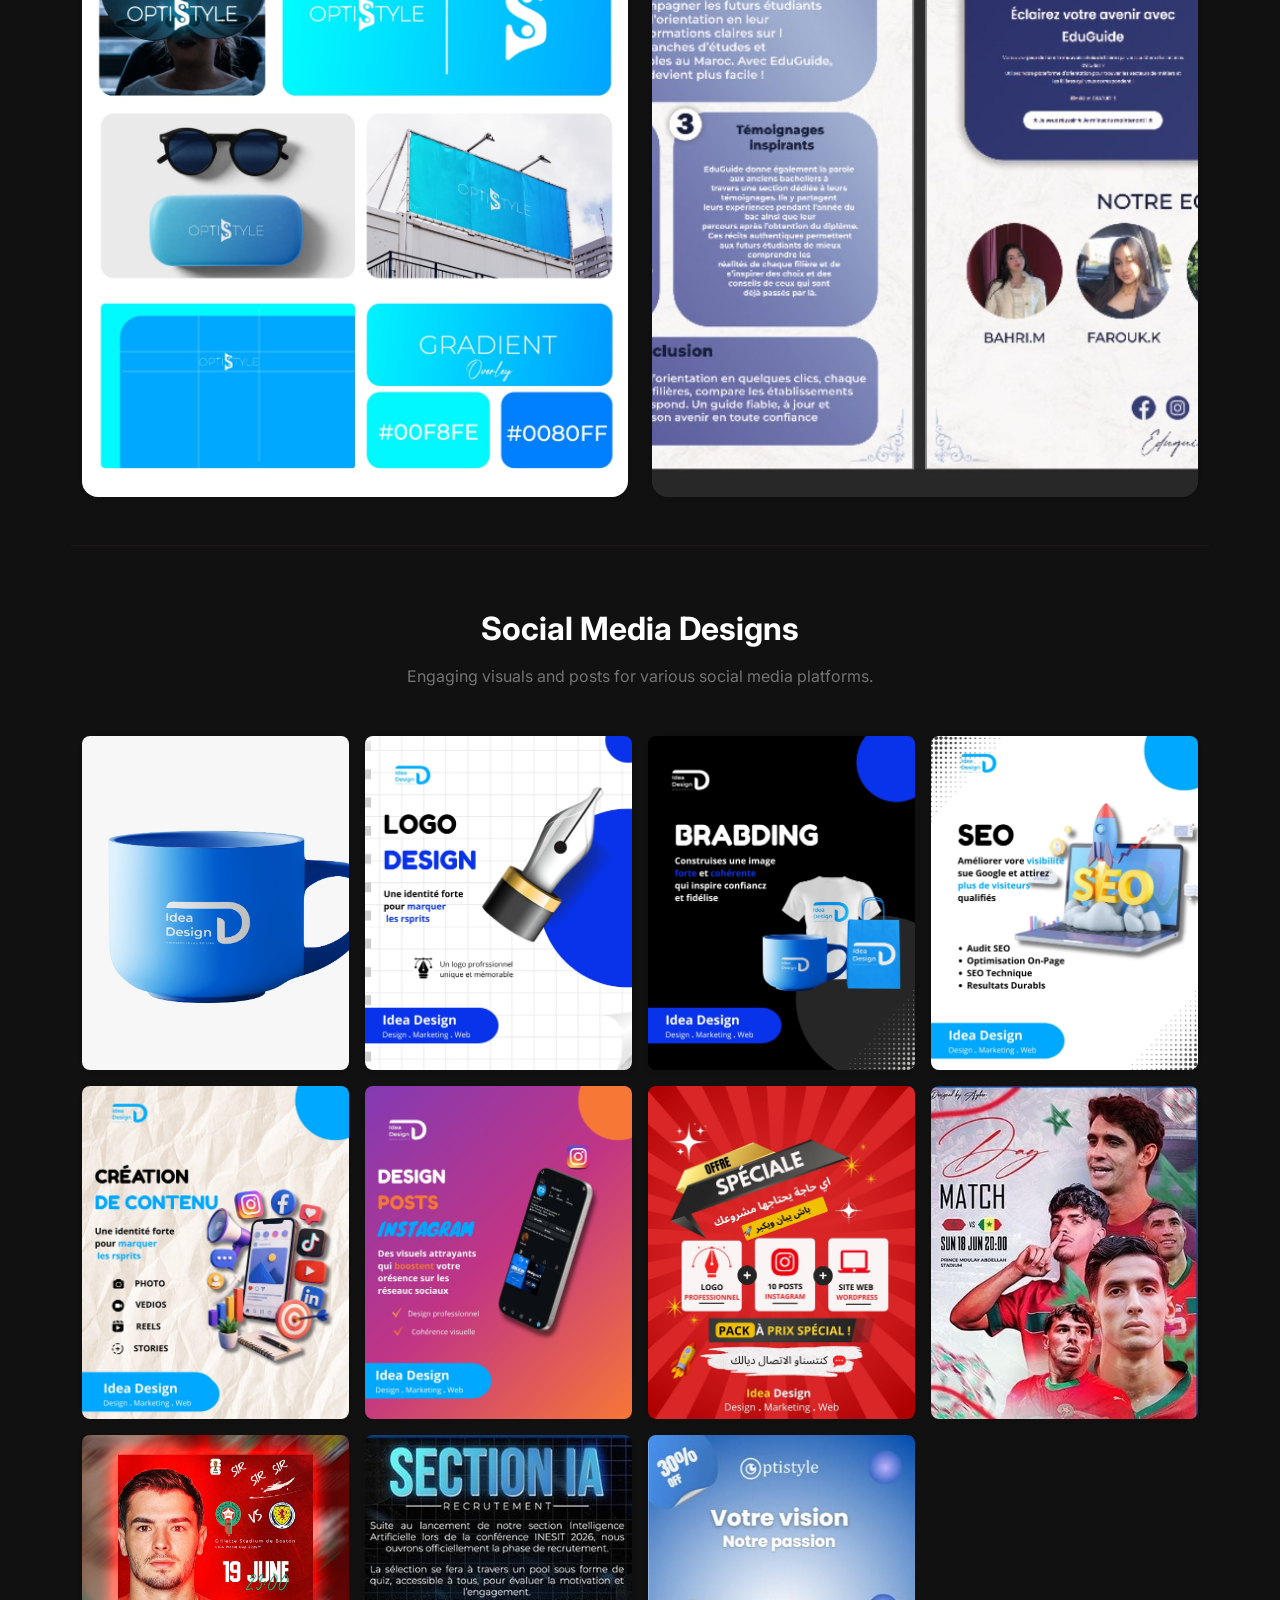
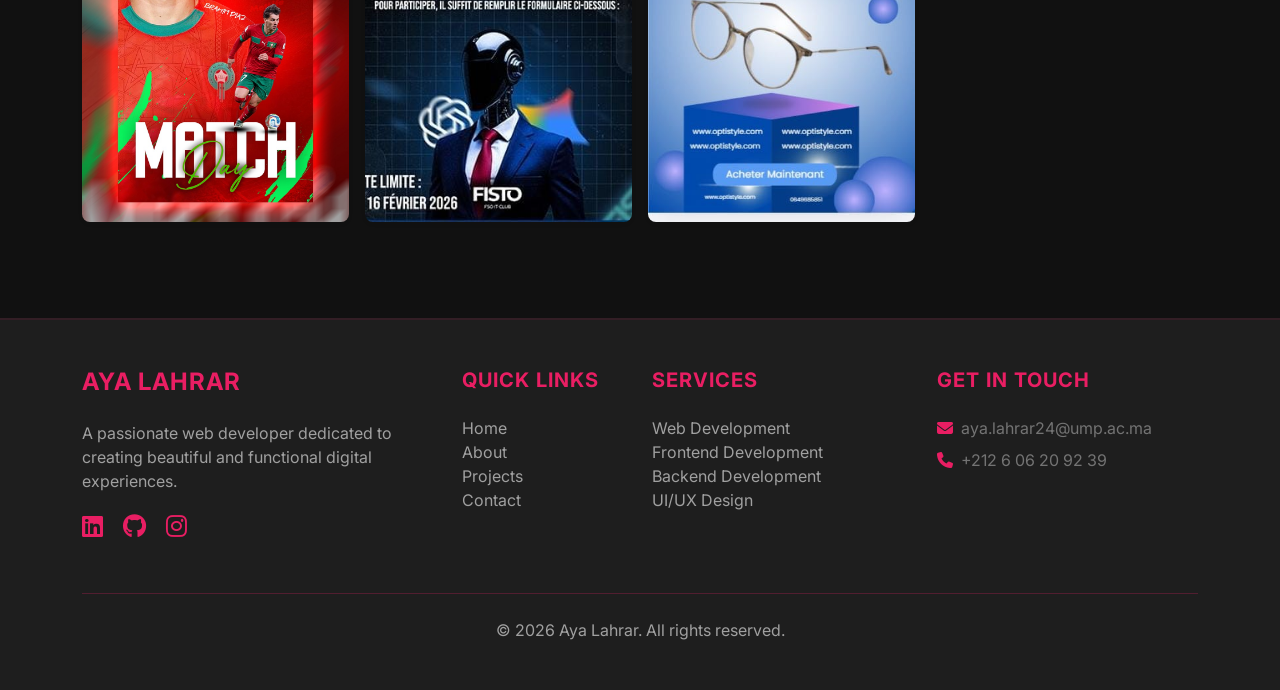
<file: creation.html>
<!DOCTYPE html>
<html lang="en">
<head>
    <meta charset="UTF-8">
    <meta name="viewport" content="width=device-width, initial-scale=1.0">
    <title>Visual Creations | Aya Lahrar</title>

    <!-- Bootstrap CSS -->
    <link href="https://cdn.jsdelivr.net/npm/bootstrap@5.3.2/dist/css/bootstrap.min.css" rel="stylesheet">

    <!-- Google Fonts -->
    <link rel="preconnect" href="https://fonts.googleapis.com">
    <link rel="preconnect" href="https://fonts.gstatic.com" crossorigin>
    <link href="https://fonts.googleapis.com/css2?family=Inter:wght@300;400;500;600;700&display=swap" rel="stylesheet">
    
    <!-- Font Awesome for Icons -->
    <link rel="stylesheet" href="https://cdnjs.cloudflare.com/ajax/libs/font-awesome/6.5.1/css/all.min.css">

    <!-- AOS (Animate On Scroll) Library CSS -->
    <link rel="stylesheet" href="https://unpkg.com/aos@next/dist/aos.css" />
    <!--  CSS -->
    <link href="stylle.css" rel="stylesheet" />
    <style>
        .image-hover-wrapper {
            cursor: pointer;
        }
        .image-hover-wrapper img {
            transition: transform 0.5s ease;
        }
        .image-hover-wrapper:hover img {
            transform: scale(1.05);
        }
    </style>
</head>
<body data-bs-theme="dark">

    <header class="navbar navbar-expand-lg sticky-top" style="background-color: var(--surface-color); border-bottom: 1px solid var(--bs-border-color);">
        <div class="container">
            <a class="navbar-brand fw-bold fs-4" href="index.html#home" style="letter-spacing: -1px;">Lahrar.</a>
            <button class="navbar-toggler" type="button" data-bs-toggle="collapse" data-bs-target="#navbarNav">
                <span class="navbar-toggler-icon"></span>
            </button>
            <div class="collapse navbar-collapse" id="navbarNav">
                <ul class="navbar-nav mx-auto">
                    <li class="nav-item"><a class="nav-link" href="index.html#home">Home</a></li>
                    <li class="nav-item"><a class="nav-link" href="index.html#about">About me</a></li>
                    <li class="nav-item"><a class="nav-link" href="index.html#competence">Competence</a></li>
                    <li class="nav-item"><a class="nav-link" href="index.html#contact">Contact</a></li>
                </ul>
                <button class="btn btn-outline-secondary rounded-circle p-2 d-flex align-items-center justify-content-center" id="theme-toggle" style="width: 40px; height: 40px; border-color: var(--bs-border-color);">
                    <i class="fas fa-sun"></i>
                </button>
            </div>
        </div>
    </header>

    <main>
        <section class="page-header text-center">
            <div class="container">
                <h1 class="page-title" data-aos="fade-up">Visual Creations</h1>
                <p class="page-subtitle" data-aos="fade-up" data-aos-delay="100">Discover my UI/UX designs, mockups, and brand identity work.</p>
            </div>
        </section>

        <section class="pb-5">
            <div class="container">
                
                <!-- BRANDING SECTION -->
                <div class="mb-5 mt-3 text-center" data-aos="fade-up">
                    <h2 class="fw-bold mb-3" style="color: var(--primary-color);">Brand Identity</h2>
                    <p class="text-muted mb-4">Designing logos, brand guidelines, and visual elements.</p>
                </div>
                
                <div class="row g-4 mb-5 pb-5 border-bottom justify-content-center" style="border-color: rgba(var(--primary-rgb), 0.1) !important;">
                    <!-- Branding Image 1 -->
                    <div class="col-md-6" data-aos="zoom-in" data-aos-delay="100">
                        <div class="rounded-4 overflow-hidden shadow-sm h-100 position-relative image-hover-wrapper" style="background-color: var(--surface-color);">
                            <img src="assets/img/BRANDING/Ghm Jewellery.png" alt="GHM Jewellery" class="img-fluid w-100 h-100" style="object-fit: cover; min-height: 350px;">
                        </div>
                    </div>
                    <!-- Branding Image 2 -->
                    <div class="col-md-6" data-aos="zoom-in" data-aos-delay="200">
                        <div class="rounded-4 overflow-hidden shadow-sm h-100 position-relative image-hover-wrapper" style="background-color: var(--surface-color);">
                            <img src="assets/img/BRANDING/opslagacn.jpeg" alt="Opslagacn" class="img-fluid w-100 h-100" style="object-fit: cover; min-height: 350px;">
                        </div>
                    </div>
                    <!-- Branding Image 3 -->
                    <div class="col-md-6" data-aos="zoom-in" data-aos-delay="300">
                        <div class="rounded-4 overflow-hidden shadow-sm h-100 position-relative image-hover-wrapper" style="background-color: var(--surface-color);">
                            <img src="assets/img/BRANDING/optiStyle.jpeg" alt="OptiStyle" class="img-fluid w-100 h-100" style="object-fit: cover; min-height: 350px;">
                        </div>
                    </div>
                    <!-- Branding Image 4 (New) -->
                    <div class="col-md-6" data-aos="zoom-in" data-aos-delay="400">
                        <div class="rounded-4 overflow-hidden shadow-sm h-100 position-relative image-hover-wrapper" style="background-color: var(--surface-color);">
                            <img src="assets/img/BRANDING/WhatsApp Image 2026-07-07 at 15.34.49.jpeg" alt="Branding" class="img-fluid w-100 h-100" style="object-fit: cover; min-height: 350px;">
                        </div>
                    </div>
                </div>

                <!-- SOCIAL MEDIA SECTION -->
                <div class="mb-5 text-center mt-5 pt-3" data-aos="fade-up">
                    <h2 class="fw-bold mb-3" style="color: var(--primary-color);">Social Media Designs</h2>
                    <p class="text-muted mb-4">Engaging visuals and posts for various social media platforms.</p>
                </div>
                
                <div class="row g-3">
                    <div class="col-sm-6 col-md-4 col-lg-3" data-aos="fade-up" data-aos-delay="100">
                        <div class="rounded-3 overflow-hidden shadow-sm position-relative image-hover-wrapper h-100">
                            <img src="assets/img/social_media/WhatsApp Image 2026-07-07 at 13.20.52 (1).jpeg" class="img-fluid w-100 h-100" style="object-fit: cover; min-height: 200px;">
                        </div>
                    </div>
                    <div class="col-sm-6 col-md-4 col-lg-3" data-aos="fade-up" data-aos-delay="150">
                        <div class="rounded-3 overflow-hidden shadow-sm position-relative image-hover-wrapper h-100">
                            <img src="assets/img/social_media/WhatsApp Image 2026-07-07 at 13.20.52.jpeg" class="img-fluid w-100 h-100" style="object-fit: cover; min-height: 200px;">
                        </div>
                    </div>
                    <div class="col-sm-6 col-md-4 col-lg-3" data-aos="fade-up" data-aos-delay="200">
                        <div class="rounded-3 overflow-hidden shadow-sm position-relative image-hover-wrapper h-100">
                            <img src="assets/img/social_media/WhatsApp Image 2026-07-07 at 13.20.53 (1).jpeg" class="img-fluid w-100 h-100" style="object-fit: cover; min-height: 200px;">
                        </div>
                    </div>
                    <div class="col-sm-6 col-md-4 col-lg-3" data-aos="fade-up" data-aos-delay="250">
                        <div class="rounded-3 overflow-hidden shadow-sm position-relative image-hover-wrapper h-100">
                            <img src="assets/img/social_media/WhatsApp Image 2026-07-07 at 13.20.53 (2).jpeg" class="img-fluid w-100 h-100" style="object-fit: cover; min-height: 200px;">
                        </div>
                    </div>
                    <div class="col-sm-6 col-md-4 col-lg-3" data-aos="fade-up" data-aos-delay="300">
                        <div class="rounded-3 overflow-hidden shadow-sm position-relative image-hover-wrapper h-100">
                            <img src="assets/img/social_media/WhatsApp Image 2026-07-07 at 13.20.53 (3).jpeg" class="img-fluid w-100 h-100" style="object-fit: cover; min-height: 200px;">
                        </div>
                    </div>
                    <div class="col-sm-6 col-md-4 col-lg-3" data-aos="fade-up" data-aos-delay="350">
                        <div class="rounded-3 overflow-hidden shadow-sm position-relative image-hover-wrapper h-100">
                            <img src="assets/img/social_media/WhatsApp Image 2026-07-07 at 13.20.53.jpeg" class="img-fluid w-100 h-100" style="object-fit: cover; min-height: 200px;">
                        </div>
                    </div>
                    <div class="col-sm-6 col-md-4 col-lg-3" data-aos="fade-up" data-aos-delay="400">
                        <div class="rounded-3 overflow-hidden shadow-sm position-relative image-hover-wrapper h-100">
                            <img src="assets/img/social_media/WhatsApp Image 2026-07-07 at 13.21.36.jpeg" class="img-fluid w-100 h-100" style="object-fit: cover; min-height: 200px;">
                        </div>
                    </div>
                    <div class="col-sm-6 col-md-4 col-lg-3" data-aos="fade-up" data-aos-delay="450">
                        <div class="rounded-3 overflow-hidden shadow-sm position-relative image-hover-wrapper h-100">
                            <img src="assets/img/social_media/WhatsApp Image 2026-07-07 at 15.06.29.jpeg" class="img-fluid w-100 h-100" style="object-fit: cover; min-height: 200px;">
                        </div>
                    </div>
                    <div class="col-sm-6 col-md-4 col-lg-3" data-aos="fade-up" data-aos-delay="500">
                        <div class="rounded-3 overflow-hidden shadow-sm position-relative image-hover-wrapper h-100">
                            <img src="assets/img/social_media/WhatsApp Image 2026-07-07 at 15.06.35.jpeg" class="img-fluid w-100 h-100" style="object-fit: cover; min-height: 200px;">
                        </div>
                    </div>
                    <div class="col-sm-6 col-md-4 col-lg-3" data-aos="fade-up" data-aos-delay="550">
                        <div class="rounded-3 overflow-hidden shadow-sm position-relative image-hover-wrapper h-100">
                            <img src="assets/img/social_media/WhatsApp Image 2026-07-07 at 15.07.00.jpeg" class="img-fluid w-100 h-100" style="object-fit: cover; min-height: 200px;">
                        </div>
                    </div>
                    <!-- New Social Media Image -->
                    <div class="col-sm-6 col-md-4 col-lg-3" data-aos="fade-up" data-aos-delay="600">
                        <div class="rounded-3 overflow-hidden shadow-sm position-relative image-hover-wrapper h-100">
                            <img src="assets/img/social_media/WhatsApp Image 2026-07-07 at 16.01.15.jpeg" class="img-fluid w-100 h-100" style="object-fit: cover; min-height: 200px;">
                        </div>
                    </div>
                </div>

            </div>
        </section>
    </main>

    <footer class="main-footer py-5 text-start mt-5">
        <div class="container">
            <div class="row g-4">
                <div class="col-lg-4 col-md-6 footer-col">
                    <h5 class="navbar-brand fw-bold fs-4">Aya Lahrar</h5>
                    <p class="pe-3 text-muted">A passionate web developer dedicated to creating beautiful and functional digital experiences.</p>
                    <div class="footer-socials mt-3">
                        <a href="https://www.linkedin.com/in/lahrar-aya-ab81a7348?utm_source=share_via&utm_content=profile&utm_medium=member_android" target="_blank" class="me-3"><i class="fab fa-linkedin"></i></a>
                        <a href="https://github.com/AyaProgrammer56" target="_blank" class="me-3"><i class="fab fa-github"></i></a>
                        <a href="https://www.instagram.com/aya_jannatt?igsh=bXBicGdmZmpjYzBv" target="_blank" class="me-3"><i class="fab fa-instagram"></i></a>
                    </div>
                </div>
                <div class="col-lg-2 col-md-6 footer-col">
                    <h5>Quick Links</h5>
                    <ul class="list-unstyled">
                        <li><a href="index.html#home">Home</a></li>
                        <li><a href="index.html#about">About</a></li>
                        <li><a href="project.html">Projects</a></li>
                        <li><a href="index.html#contact">Contact</a></li>
                    </ul>
                </div>
                <div class="col-lg-3 col-md-6 footer-col">
                     <h5>Services</h5>
                    <ul class="list-unstyled">
                        <li>Web Development</li>
                        <li>Frontend Development</li>
                        <li>Backend Development</li>
                        <li>UI/UX Design</li>
                    </ul>
                </div>
                <div class="col-lg-3 col-md-6 footer-col">
                    <h5>Get in Touch</h5>
                    <ul class="list-unstyled">
                        <li class="d-flex mb-2 text-muted"><i class="fas fa-envelope me-2 pt-1 text-primary"></i><span>aya.lahrar24@ump.ac.ma</span></li>
                        <li class="d-flex text-muted"><i class="fas fa-phone me-2 pt-1 text-primary"></i><span>+212 6 06 20 92 39</span></li>
                    </ul>
                </div>
            </div>
            <div class="sub-footer text-center mt-5 pt-4">
                <p class="mb-0 text-muted">&copy; 2026 Aya Lahrar. All rights reserved.</p>
            </div>
        </div>
    </footer>

    <!-- Bootstrap JS -->
    <script src="https://cdn.jsdelivr.net/npm/bootstrap@5.3.2/dist/js/bootstrap.bundle.min.js"></script>
    
    <!-- AOS JS -->
    <script src="https://unpkg.com/aos@next/dist/aos.js"></script>
    <script>
      AOS.init({ duration: 800, once: true, offset: 50 });
      
      // Theme Toggle Logic
      document.addEventListener('DOMContentLoaded', () => {
          const themeToggle = document.getElementById('theme-toggle');
          const body = document.body;
          const icon = themeToggle.querySelector('i');
          
          const applyTheme = (theme) => {
              body.setAttribute('data-bs-theme', theme);
              icon.className = theme === 'dark' ? 'fas fa-sun' : 'fas fa-moon';
              localStorage.setItem('theme', theme);
          };

          themeToggle.addEventListener('click', () => {
              const newTheme = body.getAttribute('data-bs-theme') === 'dark' ? 'light' : 'dark';
              applyTheme(newTheme);
          });

          applyTheme(localStorage.getItem('theme') || 'dark');
      });
    </script>
</body>
</html>
</file>
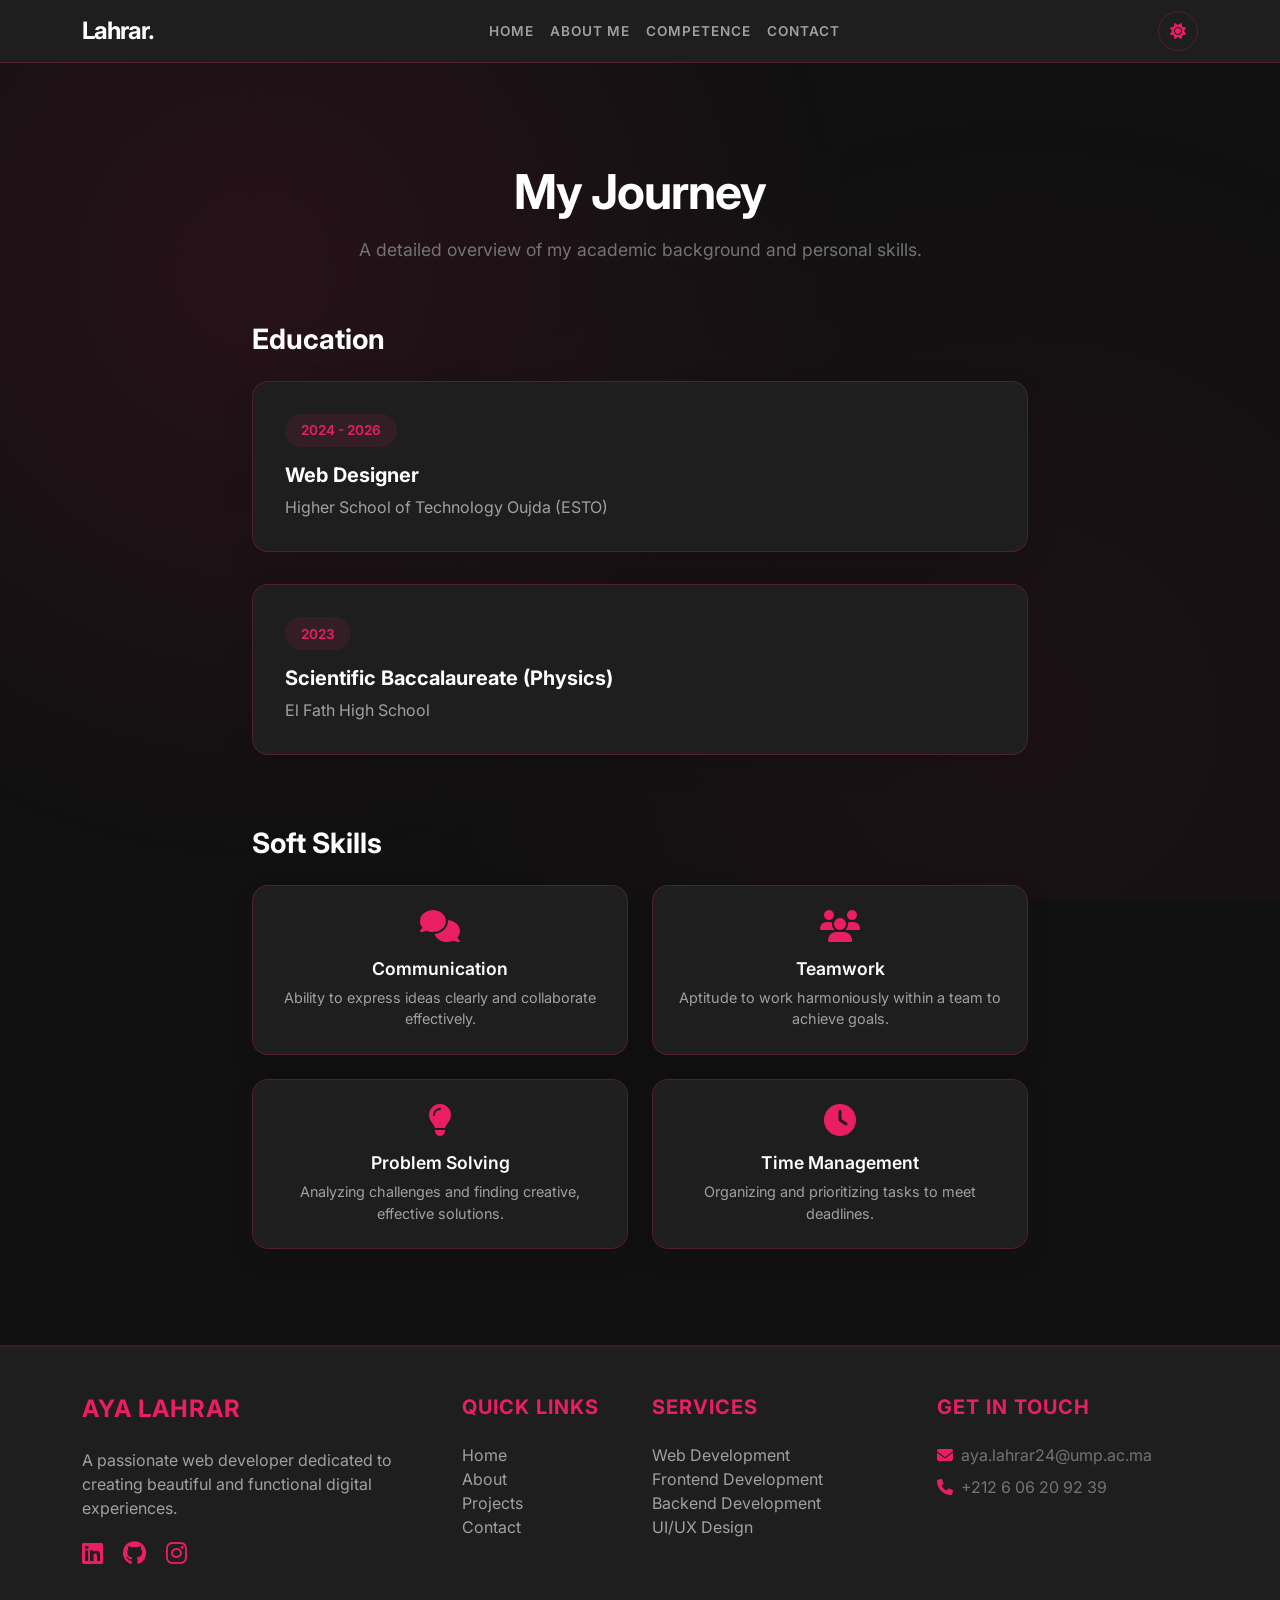
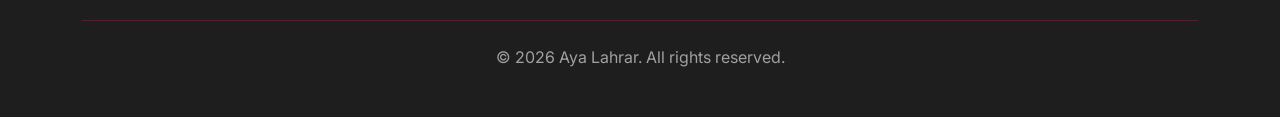
<file: education.html>
<!DOCTYPE html>
<html lang="en">
<head>
    <meta charset="UTF-8">
    <meta name="viewport" content="width=device-width, initial-scale=1.0">
    <title>My Journey | Aya Lahrar</title>

    <!-- Bootstrap CSS -->
    <link href="https://cdn.jsdelivr.net/npm/bootstrap@5.3.2/dist/css/bootstrap.min.css" rel="stylesheet">

    <!-- Google Fonts -->
    <link rel="preconnect" href="https://fonts.googleapis.com">
    <link rel="preconnect" href="https://fonts.gstatic.com" crossorigin>
    <link href="https://fonts.googleapis.com/css2?family=Inter:wght@300;400;500;600;700&display=swap" rel="stylesheet">
    
    <!-- Font Awesome for Icons -->
    <link rel="stylesheet" href="https://cdnjs.cloudflare.com/ajax/libs/font-awesome/6.5.1/css/all.min.css">

    <!-- AOS (Animate On Scroll) Library CSS -->
    <link rel="stylesheet" href="https://unpkg.com/aos@next/dist/aos.css" />
    <!--  CSS -->
    <link href="stylle.css" rel="stylesheet" />
</head>
<body data-bs-theme="dark">

    <header class="navbar navbar-expand-lg sticky-top" style="background-color: var(--surface-color); border-bottom: 1px solid var(--bs-border-color);">
        <div class="container">
            <a class="navbar-brand fw-bold fs-4" href="index.html#home" style="letter-spacing: -1px;">Lahrar.</a>
            <button class="navbar-toggler" type="button" data-bs-toggle="collapse" data-bs-target="#navbarNav">
                <span class="navbar-toggler-icon"></span>
            </button>
            <div class="collapse navbar-collapse" id="navbarNav">
                <ul class="navbar-nav mx-auto">
                    <li class="nav-item"><a class="nav-link" href="index.html#home">Home</a></li>
                    <li class="nav-item"><a class="nav-link" href="index.html#about">About me</a></li>
                    <li class="nav-item"><a class="nav-link" href="index.html#competence">Competence</a></li>
                    <li class="nav-item"><a class="nav-link" href="index.html#contact">Contact</a></li>
                </ul>
                <button class="btn btn-outline-secondary rounded-circle p-2 d-flex align-items-center justify-content-center" id="theme-toggle" style="width: 40px; height: 40px; border-color: var(--bs-border-color);">
                    <i class="fas fa-sun"></i>
                </button>
            </div>
        </div>
    </header>

    <main>
        <section class="page-header text-center">
            <div class="container">
                <h1 class="page-title" data-aos="fade-up">My Journey</h1>
                <p class="page-subtitle" data-aos="fade-up" data-aos-delay="100">A detailed overview of my academic background and personal skills.</p>
            </div>
        </section>

        <section class="pb-5">
            <div class="container" style="max-width: 800px;">
                <h2 class="mb-4" style="font-weight: 700; font-size: 1.75rem;" data-aos="fade-up">Education</h2>
                
                <div class="timeline-card" data-aos="fade-up">
                    <span class="timeline-date">2024 - 2026</span>
                    <h3 class="timeline-title">Web Designer</h3>
                    <p class="timeline-org">Higher School of Technology Oujda (ESTO)</p>
                </div>
                
                <div class="timeline-card" data-aos="fade-up">
                    <span class="timeline-date">2023</span>
                    <h3 class="timeline-title">Scientific Baccalaureate (Physics)</h3>
                    <p class="timeline-org">El Fath High School</p>
                </div>
                
                <div class="mt-5 pt-4">
                    <h2 class="mb-4" style="font-weight: 700; font-size: 1.75rem;" data-aos="fade-up">Soft Skills</h2>
                    <div class="row g-4">
                        <div class="col-md-6" data-aos="fade-up" data-aos-delay="100">
                            <div class="skill-item">
                                <i class="fas fa-comments"></i>
                                <h5>Communication</h5>
                                <p>Ability to express ideas clearly and collaborate effectively.</p>
                            </div>
                        </div>
                        <div class="col-md-6" data-aos="fade-up" data-aos-delay="200">
                            <div class="skill-item">
                                <i class="fas fa-users"></i>
                                <h5>Teamwork</h5>
                                <p>Aptitude to work harmoniously within a team to achieve goals.</p>
                            </div>
                        </div>
                        <div class="col-md-6" data-aos="fade-up" data-aos-delay="300">
                            <div class="skill-item">
                                <i class="fas fa-lightbulb"></i>
                                <h5>Problem Solving</h5>
                                <p>Analyzing challenges and finding creative, effective solutions.</p>
                            </div>
                        </div>
                        <div class="col-md-6" data-aos="fade-up" data-aos-delay="400">
                            <div class="skill-item">
                                <i class="fas fa-clock"></i>
                                <h5>Time Management</h5>
                                <p>Organizing and prioritizing tasks to meet deadlines.</p>
                            </div>
                        </div>
                    </div>
                </div>

            </div>
        </section>
    </main>

    <footer class="main-footer py-5 text-start mt-5">
        <div class="container">
            <div class="row g-4">
                <div class="col-lg-4 col-md-6 footer-col">
                    <h5 class="navbar-brand fw-bold fs-4">Aya Lahrar</h5>
                    <p class="pe-3 text-muted">A passionate web developer dedicated to creating beautiful and functional digital experiences.</p>
                    <div class="footer-socials mt-3">
                        <a href="https://www.linkedin.com/in/lahrar-aya-ab81a7348?utm_source=share_via&utm_content=profile&utm_medium=member_android" target="_blank" class="me-3"><i class="fab fa-linkedin"></i></a>
                        <a href="https://github.com/AyaProgrammer56" target="_blank" class="me-3"><i class="fab fa-github"></i></a>
                        <a href="https://www.instagram.com/aya_jannatt?igsh=bXBicGdmZmpjYzBv" target="_blank" class="me-3"><i class="fab fa-instagram"></i></a>
                    </div>
                </div>
                <div class="col-lg-2 col-md-6 footer-col">
                    <h5>Quick Links</h5>
                    <ul class="list-unstyled">
                        <li><a href="index.html#home">Home</a></li>
                        <li><a href="index.html#about">About</a></li>
                        <li><a href="project.html">Projects</a></li>
                        <li><a href="index.html#contact">Contact</a></li>
                    </ul>
                </div>
                <div class="col-lg-3 col-md-6 footer-col">
                     <h5>Services</h5>
                    <ul class="list-unstyled">
                        <li>Web Development</li>
                        <li>Frontend Development</li>
                        <li>Backend Development</li>
                        <li>UI/UX Design</li>
                    </ul>
                </div>
                <div class="col-lg-3 col-md-6 footer-col">
                    <h5>Get in Touch</h5>
                    <ul class="list-unstyled">
                        <li class="d-flex mb-2 text-muted"><i class="fas fa-envelope me-2 pt-1 text-primary"></i><span>aya.lahrar24@ump.ac.ma</span></li>
                        <li class="d-flex text-muted"><i class="fas fa-phone me-2 pt-1 text-primary"></i><span>+212 6 06 20 92 39</span></li>
                    </ul>
                </div>
            </div>
            <div class="sub-footer text-center mt-5 pt-4">
                <p class="mb-0 text-muted">&copy; 2026 Aya Lahrar. All rights reserved.</p>
            </div>
        </div>
    </footer>

    <!-- Bootstrap JS -->
    <script src="https://cdn.jsdelivr.net/npm/bootstrap@5.3.2/dist/js/bootstrap.bundle.min.js"></script>
    
    <!-- AOS JS -->
    <script src="https://unpkg.com/aos@next/dist/aos.js"></script>
    <script>
      AOS.init({ duration: 800, once: true, offset: 50 });
      
      // Theme Toggle Logic
      document.addEventListener('DOMContentLoaded', () => {
          const themeToggle = document.getElementById('theme-toggle');
          const body = document.body;
          const icon = themeToggle.querySelector('i');
          
          const applyTheme = (theme) => {
              body.setAttribute('data-bs-theme', theme);
              icon.className = theme === 'dark' ? 'fas fa-sun' : 'fas fa-moon';
              localStorage.setItem('theme', theme);
          };

          themeToggle.addEventListener('click', () => {
              const newTheme = body.getAttribute('data-bs-theme') === 'dark' ? 'light' : 'dark';
              applyTheme(newTheme);
          });

          applyTheme(localStorage.getItem('theme') || 'dark');
      });
    </script>
</body>
</html>
</file>
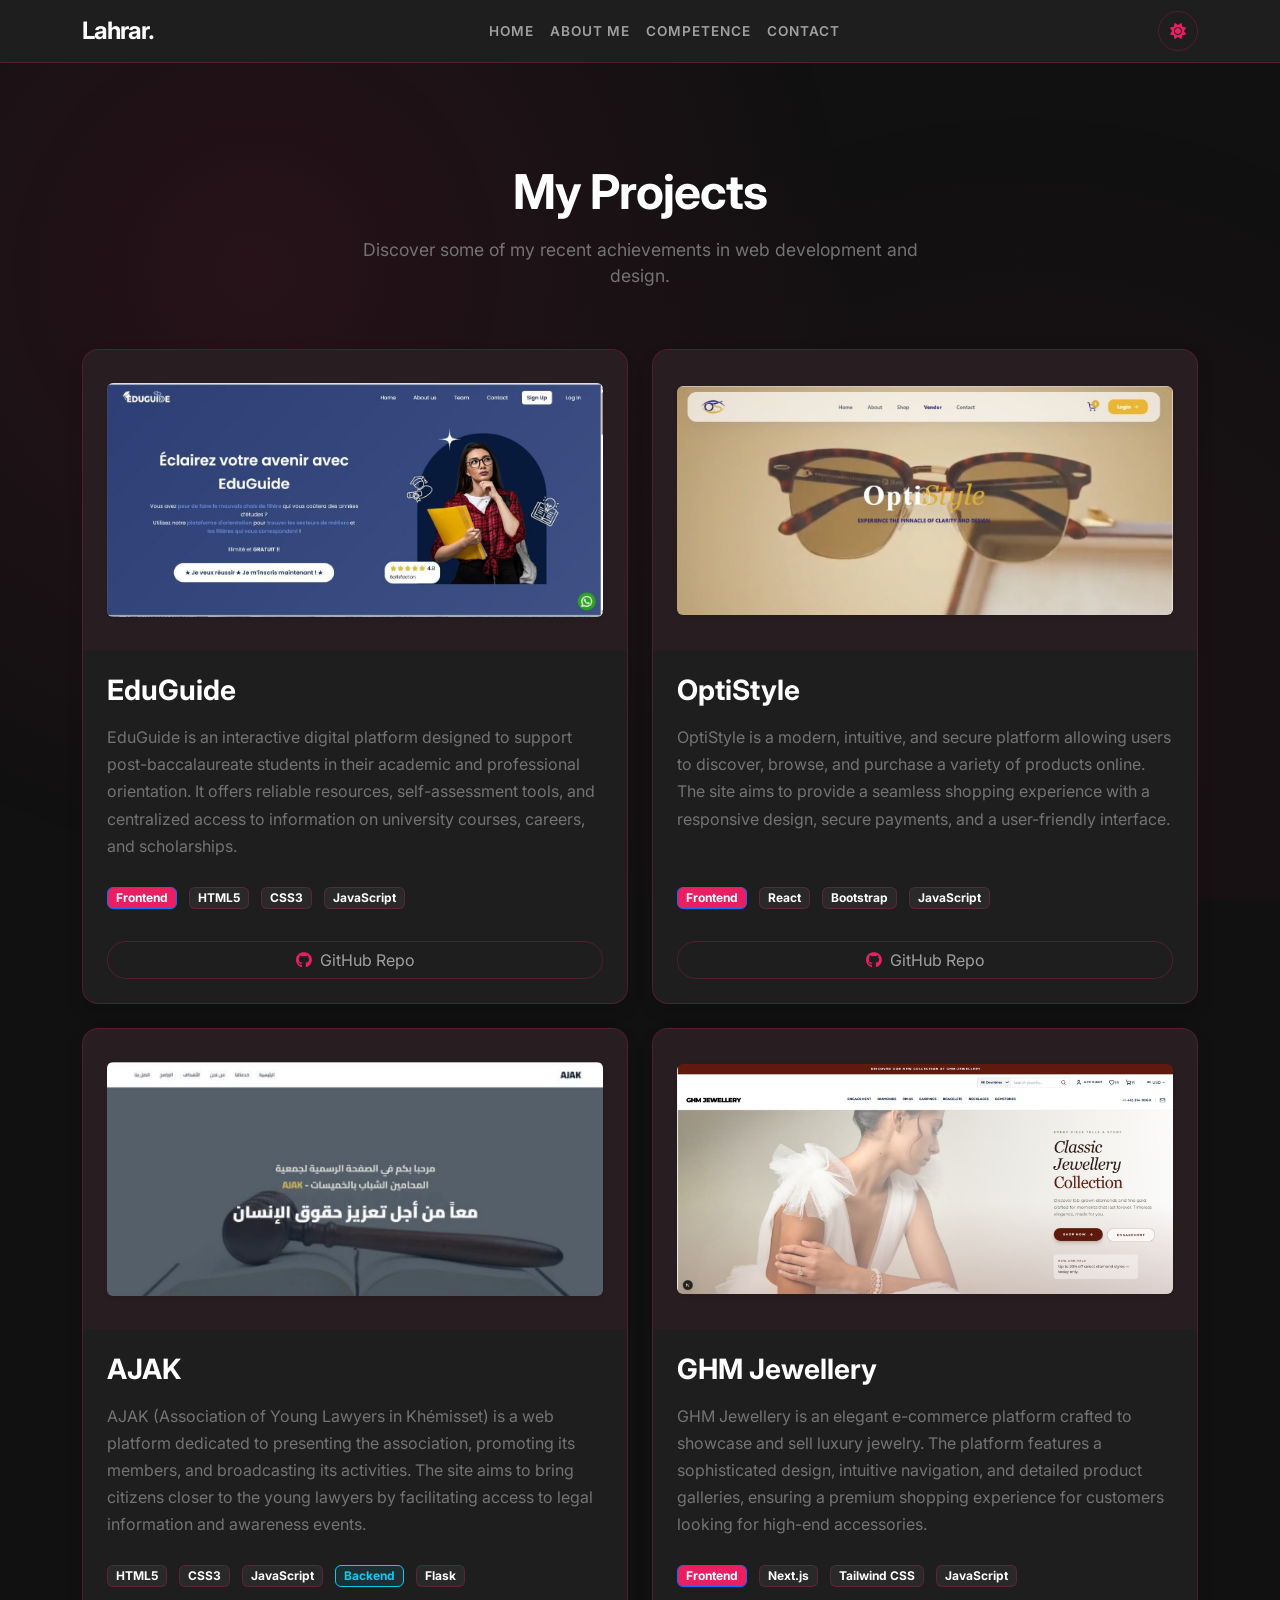
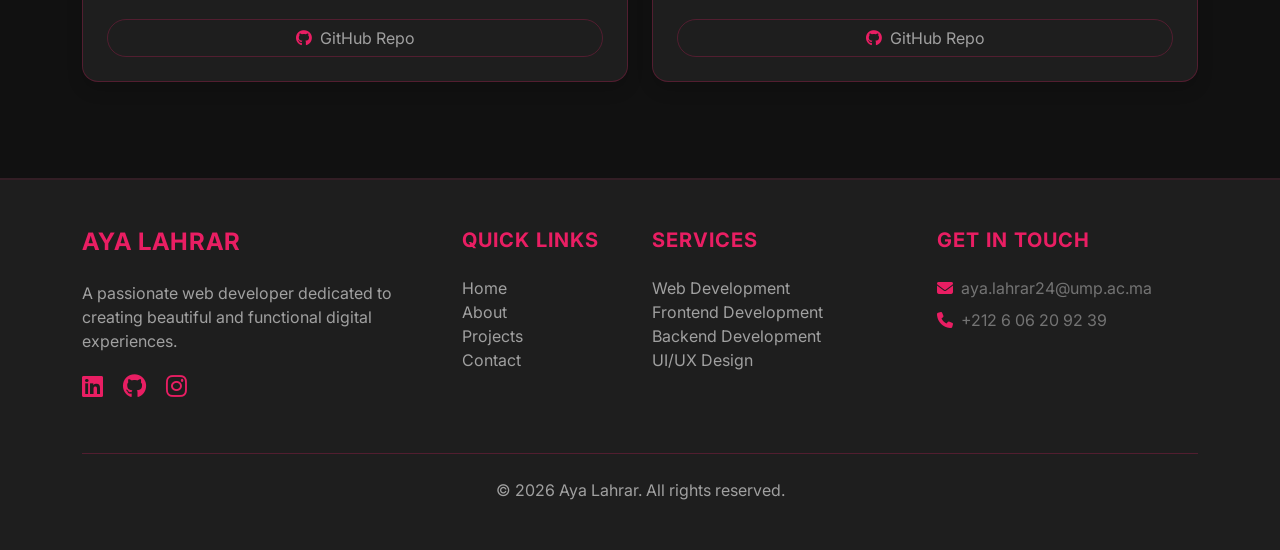
<file: project.html>
<!DOCTYPE html>
<html lang="en">
<head>
    <meta charset="UTF-8">
    <meta name="viewport" content="width=device-width, initial-scale=1.0">
    <title>My Projects | Aya Lahrar</title>

    <!-- Bootstrap CSS -->
    <link href="https://cdn.jsdelivr.net/npm/bootstrap@5.3.2/dist/css/bootstrap.min.css" rel="stylesheet">

    <!-- Google Fonts -->
    <link rel="preconnect" href="https://fonts.googleapis.com">
    <link rel="preconnect" href="https://fonts.gstatic.com" crossorigin>
    <link href="https://fonts.googleapis.com/css2?family=Inter:wght@300;400;500;600;700&display=swap" rel="stylesheet">
    
    <!-- Font Awesome for Icons -->
    <link rel="stylesheet" href="https://cdnjs.cloudflare.com/ajax/libs/font-awesome/6.5.1/css/all.min.css">

    <!-- AOS (Animate On Scroll) Library CSS -->
    <link rel="stylesheet" href="https://unpkg.com/aos@next/dist/aos.css" />
    <!--  CSS -->
    <link href="stylle.css" rel="stylesheet" />
</head>
<body data-bs-theme="dark">

    <header class="navbar navbar-expand-lg sticky-top" style="background-color: var(--surface-color); border-bottom: 1px solid var(--bs-border-color);">
        <div class="container">
            <a class="navbar-brand fw-bold fs-4" href="index.html#home" style="letter-spacing: -1px;">Lahrar.</a>
            <button class="navbar-toggler" type="button" data-bs-toggle="collapse" data-bs-target="#navbarNav">
                <span class="navbar-toggler-icon"></span>
            </button>
            <div class="collapse navbar-collapse" id="navbarNav">
                <ul class="navbar-nav mx-auto">
                    <li class="nav-item"><a class="nav-link" href="index.html#home">Home</a></li>
                    <li class="nav-item"><a class="nav-link" href="index.html#about">About me</a></li>
                    <li class="nav-item"><a class="nav-link" href="index.html#competence">Competence</a></li>
                    <li class="nav-item"><a class="nav-link" href="index.html#contact">Contact</a></li>
                </ul>
                <button class="btn btn-outline-secondary rounded-circle p-2 d-flex align-items-center justify-content-center" id="theme-toggle" style="width: 40px; height: 40px; border-color: var(--bs-border-color);">
                    <i class="fas fa-sun"></i>
                </button>
            </div>
        </div>
    </header>

    <main>
        <section class="page-header text-center">
            <div class="container">
                <h1 class="page-title" data-aos="fade-up">My Projects</h1>
                <p class="page-subtitle" data-aos="fade-up" data-aos-delay="100">Discover some of my recent achievements in web development and design.</p>
            </div>
        </section>

        <section class="pb-5">
            <div class="container">
                
                <div class="row g-4">
                    <!-- Project Card 1: EduGuide -->
                    <div class="col-lg-6" data-aos="fade-up">
                        <div class="card h-100 border-0 shadow rounded-4 overflow-hidden" style="background-color: var(--surface-color);">
                            <div class="p-4 d-flex justify-content-center align-items-center" style="background-color: rgba(var(--primary-rgb), 0.05); min-height: 300px;">
                                <img src="assets/img/proj/eduGuide.jpeg" alt="EduGuide Project" class="img-fluid rounded shadow-sm" style="max-height: 280px; object-fit: contain;">
                            </div>
                            <div class="card-body p-4 d-flex flex-column">
                                <h3 class="fw-bold mb-3">EduGuide</h3>
                                <p class="text-muted mb-4 flex-grow-1" style="line-height: 1.7;">EduGuide is an interactive digital platform designed to support post-baccalaureate students in their academic and professional orientation. It offers reliable resources, self-assessment tools, and centralized access to information on university courses, careers, and scholarships.</p>
                                
                                <div class="mb-4">
                                    <span class="badge bg-primary bg-opacity-10 text-primary border border-primary me-2 mb-2 px-2 py-1">Frontend</span>
                                    <span class="badge bg-secondary bg-opacity-10 text-body border me-2 mb-2 px-2 py-1">HTML5</span>
                                    <span class="badge bg-secondary bg-opacity-10 text-body border me-2 mb-2 px-2 py-1">CSS3</span>
                                    <span class="badge bg-secondary bg-opacity-10 text-body border me-2 mb-2 px-2 py-1">JavaScript</span>
                                </div>
                                
                                <a href="https://github.com/AyaProgrammer56" target="_blank" class="btn btn-outline-secondary rounded-pill w-100"><i class="fab fa-github me-2"></i>GitHub Repo</a>
                            </div>
                        </div>
                    </div>

                    <!-- Project Card 2: OptiStyle -->
                    <div class="col-lg-6" data-aos="fade-up" data-aos-delay="100">
                        <div class="card h-100 border-0 shadow rounded-4 overflow-hidden" style="background-color: var(--surface-color);">
                            <div class="p-4 d-flex justify-content-center align-items-center" style="background-color: rgba(var(--primary-rgb), 0.05); min-height: 300px;">
                                <img src="assets/img/proj/OptiStyle.jpeg" alt="OptiStyle Project" class="img-fluid rounded shadow-sm" style="max-height: 280px; object-fit: contain;">
                            </div>
                            <div class="card-body p-4 d-flex flex-column">
                                <h3 class="fw-bold mb-3">OptiStyle</h3>
                                <p class="text-muted mb-4 flex-grow-1" style="line-height: 1.7;">OptiStyle is a modern, intuitive, and secure platform allowing users to discover, browse, and purchase a variety of products online. The site aims to provide a seamless shopping experience with a responsive design, secure payments, and a user-friendly interface.</p>
                                
                                <div class="mb-4">
                                    <span class="badge bg-primary bg-opacity-10 text-primary border border-primary me-2 mb-2 px-2 py-1">Frontend</span>
                                    <span class="badge bg-secondary bg-opacity-10 text-body border me-2 mb-2 px-2 py-1">React</span>
                                    <span class="badge bg-secondary bg-opacity-10 text-body border me-2 mb-2 px-2 py-1">Bootstrap</span>
                                    <span class="badge bg-secondary bg-opacity-10 text-body border me-2 mb-2 px-2 py-1">JavaScript</span>
                                </div>
                                
                                <a href="https://github.com/AyaProgrammer56" target="_blank" class="btn btn-outline-secondary rounded-pill w-100"><i class="fab fa-github me-2"></i>GitHub Repo</a>
                            </div>
                        </div>
                    </div>

                    <!-- Project Card 3: AJAK -->
                    <div class="col-lg-6" data-aos="fade-up">
                        <div class="card h-100 border-0 shadow rounded-4 overflow-hidden" style="background-color: var(--surface-color);">
                            <div class="p-4 d-flex justify-content-center align-items-center" style="background-color: rgba(var(--primary-rgb), 0.05); min-height: 300px;">
                                <img src="assets/img/proj/ajak.jpeg" alt="AJAK Project" class="img-fluid rounded shadow-sm" style="max-height: 280px; object-fit: contain;">
                            </div>
                            <div class="card-body p-4 d-flex flex-column">
                                <h3 class="fw-bold mb-3">AJAK</h3>
                                <p class="text-muted mb-4 flex-grow-1" style="line-height: 1.7;">AJAK (Association of Young Lawyers in Khémisset) is a web platform dedicated to presenting the association, promoting its members, and broadcasting its activities. The site aims to bring citizens closer to the young lawyers by facilitating access to legal information and awareness events.</p>
                                
                                <div class="mb-4">
                                    <span class="badge bg-secondary bg-opacity-10 text-body border me-2 mb-2 px-2 py-1">HTML5</span>
                                    <span class="badge bg-secondary bg-opacity-10 text-body border me-2 mb-2 px-2 py-1">CSS3</span>
                                    <span class="badge bg-secondary bg-opacity-10 text-body border me-2 mb-2 px-2 py-1">JavaScript</span>
                                    <span class="badge bg-info bg-opacity-10 text-info border border-info me-2 mb-2 px-2 py-1">Backend</span>
                                    <span class="badge bg-secondary bg-opacity-10 text-body border me-2 mb-2 px-2 py-1">Flask</span>
                                </div>
                                
                                <a href="https://github.com/AyaProgrammer56" target="_blank" class="btn btn-outline-secondary rounded-pill w-100"><i class="fab fa-github me-2"></i>GitHub Repo</a>
                            </div>
                        </div>
                    </div>

                    <!-- Project Card 4: GHM Jewellery -->
                    <div class="col-lg-6" data-aos="fade-up" data-aos-delay="100">
                        <div class="card h-100 border-0 shadow rounded-4 overflow-hidden" style="background-color: var(--surface-color);">
                            <div class="p-4 d-flex justify-content-center align-items-center" style="background-color: rgba(var(--primary-rgb), 0.05); min-height: 300px;">
                                <img src="assets/img/proj/ghm jewellery.jpeg" alt="GHM Jewellery Project" class="img-fluid rounded shadow-sm" style="max-height: 280px; object-fit: contain;">
                            </div>
                            <div class="card-body p-4 d-flex flex-column">
                                <h3 class="fw-bold mb-3">GHM Jewellery</h3>
                                <p class="text-muted mb-4 flex-grow-1" style="line-height: 1.7;">GHM Jewellery is an elegant e-commerce platform crafted to showcase and sell luxury jewelry. The platform features a sophisticated design, intuitive navigation, and detailed product galleries, ensuring a premium shopping experience for customers looking for high-end accessories.</p>
                                
                                <div class="mb-4">
                                    <span class="badge bg-primary bg-opacity-10 text-primary border border-primary me-2 mb-2 px-2 py-1">Frontend</span>
                                    <span class="badge bg-secondary bg-opacity-10 text-body border me-2 mb-2 px-2 py-1">Next.js</span>
                                    <span class="badge bg-secondary bg-opacity-10 text-body border me-2 mb-2 px-2 py-1">Tailwind CSS</span>
                                    <span class="badge bg-secondary bg-opacity-10 text-body border me-2 mb-2 px-2 py-1">JavaScript</span>
                                </div>
                                
                                <a href="https://github.com/AyaProgrammer56" target="_blank" class="btn btn-outline-secondary rounded-pill w-100"><i class="fab fa-github me-2"></i>GitHub Repo</a>
                            </div>
                        </div>
                    </div>
                </div>

            </div>
        </section>
    </main>

    <footer class="main-footer py-5 text-start mt-5">
        <div class="container">
            <div class="row g-4">
                <div class="col-lg-4 col-md-6 footer-col">
                    <h5 class="navbar-brand fw-bold fs-4">Aya Lahrar</h5>
                    <p class="pe-3 text-muted">A passionate web developer dedicated to creating beautiful and functional digital experiences.</p>
                    <div class="footer-socials mt-3">
                        <a href="https://www.linkedin.com/in/lahrar-aya-ab81a7348?utm_source=share_via&utm_content=profile&utm_medium=member_android" target="_blank" class="me-3"><i class="fab fa-linkedin"></i></a>
                        <a href="https://github.com/AyaProgrammer56" target="_blank" class="me-3"><i class="fab fa-github"></i></a>
                        <a href="https://www.instagram.com/aya_jannatt?igsh=bXBicGdmZmpjYzBv" target="_blank" class="me-3"><i class="fab fa-instagram"></i></a>
                    </div>
                </div>
                <div class="col-lg-2 col-md-6 footer-col">
                    <h5>Quick Links</h5>
                    <ul class="list-unstyled">
                        <li><a href="index.html#home">Home</a></li>
                        <li><a href="index.html#about">About</a></li>
                        <li><a href="project.html">Projects</a></li>
                        <li><a href="index.html#contact">Contact</a></li>
                    </ul>
                </div>
                <div class="col-lg-3 col-md-6 footer-col">
                     <h5>Services</h5>
                    <ul class="list-unstyled">
                        <li>Web Development</li>
                        <li>Frontend Development</li>
                        <li>Backend Development</li>
                        <li>UI/UX Design</li>
                    </ul>
                </div>
                <div class="col-lg-3 col-md-6 footer-col">
                    <h5>Get in Touch</h5>
                    <ul class="list-unstyled">
                        <li class="d-flex mb-2 text-muted"><i class="fas fa-envelope me-2 pt-1 text-primary"></i><span>aya.lahrar24@ump.ac.ma</span></li>
                        <li class="d-flex text-muted"><i class="fas fa-phone me-2 pt-1 text-primary"></i><span>+212 6 06 20 92 39</span></li>
                    </ul>
                </div>
            </div>
            <div class="sub-footer text-center mt-5 pt-4">
                <p class="mb-0 text-muted">&copy; 2026 Aya Lahrar. All rights reserved.</p>
            </div>
        </div>
    </footer>

    <!-- Bootstrap JS -->
    <script src="https://cdn.jsdelivr.net/npm/bootstrap@5.3.2/dist/js/bootstrap.bundle.min.js"></script>
    
    <!-- AOS JS -->
    <script src="https://unpkg.com/aos@next/dist/aos.js"></script>
    <script>
      AOS.init({ duration: 800, once: true, offset: 50 });
      
      // Theme Toggle Logic
      document.addEventListener('DOMContentLoaded', () => {
          const themeToggle = document.getElementById('theme-toggle');
          const body = document.body;
          const icon = themeToggle.querySelector('i');
          
          const applyTheme = (theme) => {
              body.setAttribute('data-bs-theme', theme);
              icon.className = theme === 'dark' ? 'fas fa-sun' : 'fas fa-moon';
              localStorage.setItem('theme', theme);
          };

          themeToggle.addEventListener('click', () => {
              const newTheme = body.getAttribute('data-bs-theme') === 'dark' ? 'light' : 'dark';
              applyTheme(newTheme);
          });

          applyTheme(localStorage.getItem('theme') || 'dark');
      });
    </script>
</body>
</html>
</file>
<file: stylle.css>
/* ======================================== */
/* 1. CREATIVE THEME & VARIABLES          */
/* ======================================== */
:root {
    --bs-body-font-family: 'Inter', sans-serif;
    --primary-color: #E91E63; /* The original vibrant pink */
    --primary-rgb: 233, 30, 99;
}

/* DARK MODE (High Contrast) */
[data-bs-theme="dark"] {
    --bs-body-bg: #111111; /* Deep Black */
    --bs-body-color: #a0a0a0; /* Soft Grey */
    --surface-color: #1e1e1e; /* Dark Surface */
    --bs-border-color: rgba(var(--primary-rgb), 0.25);
    --bs-heading-color: #ffffff;
    --bs-modal-bg: var(--surface-color);
    
    --text-muted-color: #737373;
    --bg-secondary-color: rgba(255, 255, 255, 0.05);
}

/* LIGHT MODE (Clean & Bright) */
[data-bs-theme="light"] {
    --bs-body-bg: #f8f9fa; /* Light Grey/White */
    --bs-body-color: #495057; /* Dark Grey */
    --surface-color: #ffffff; /* White Surface */
    --bs-border-color: rgba(var(--primary-rgb), 0.15);
    --bs-heading-color: #111111;
    --bs-modal-bg: var(--surface-color);
    
    --text-muted-color: #6c757d;
    --bg-secondary-color: rgba(0, 0, 0, 0.05);
}

/* ======================================== */
/* 2. GLOBAL STYLES & CREATIVE ELEMENTS   */
/* ======================================== */
body {
    font-family: var(--bs-body-font-family);
    background-color: var(--bs-body-bg);
    color: var(--bs-body-color);
    transition: background-color 0.4s ease, color 0.4s ease;
}

h1, h2, h3, h4, h5, h6, .navbar-brand {
    color: var(--bs-heading-color) !important;
}

.text-primary { color: var(--primary-color) !important; }
.bg-primary { background-color: var(--primary-color) !important; color: #fff !important; }

/* Overrides for Bootstrap grey utilities to make them fit the theme */
.text-muted { color: var(--text-muted-color) !important; }
.bg-secondary { background-color: var(--bg-secondary-color) !important; color: var(--bs-heading-color) !important; }

.section-padding { padding: 100px 0; }
.section-title { 
    color: var(--primary-color) !important; 
    font-weight: 800; 
    text-transform: uppercase;
    letter-spacing: 2px;
}

/* Creative Cards */
.card, .form-control, .modal-content, .min-card, .project-card, .timeline-card, .skill-item, .certificate-card, .creation-card {
    background-color: var(--surface-color) !important;
    border: 1px solid var(--bs-border-color) !important;
    box-shadow: 0 10px 30px rgba(0, 0, 0, 0.1);
    transition: all 0.4s cubic-bezier(0.175, 0.885, 0.32, 1.275); /* Bouncy hover effect */
}

.min-card:hover, .project-card:hover, .timeline-card:hover, .certificate-card:hover, .creation-card:hover {
    transform: translateY(-8px) scale(1.02);
    border-color: var(--primary-color) !important;
    box-shadow: 0 15px 40px rgba(var(--primary-rgb), 0.2);
}

.nav-link { color: var(--bs-body-color); font-weight: 600; text-transform: uppercase; font-size: 0.85rem; letter-spacing: 1px;}
.nav-link.active, .nav-link:hover { color: var(--primary-color) !important; }

/* Buttons */
.btn-primary {
    background-color: var(--primary-color) !important;
    border-color: var(--primary-color) !important;
    color: #ffffff !important;
    font-weight: 700;
    border-radius: 50px; /* Pill shape for creativity */
    padding: 0.8rem 2.5rem;
    text-transform: uppercase;
    letter-spacing: 1px;
    transition: all 0.3s ease;
    box-shadow: 0 5px 15px rgba(var(--primary-rgb), 0.3);
}
.btn-primary:hover {
    background-color: transparent !important;
    color: var(--primary-color) !important;
    box-shadow: 0 0 25px rgba(var(--primary-rgb), 0.5);
    transform: translateY(-2px);
}

.btn-outline-secondary {
    border-color: var(--bs-border-color) !important;
    color: var(--bs-body-color) !important;
    border-radius: 50px;
}
.btn-outline-secondary:hover {
    background-color: var(--bg-secondary-color) !important;
    color: var(--primary-color) !important;
    border-color: var(--primary-color) !important;
}

/* Inputs */
.form-control {
    color: var(--bs-body-color) !important;
    border-radius: 12px;
}
.form-control:focus {
    background-color: var(--surface-color) !important;
    border-color: var(--primary-color) !important;
    box-shadow: 0 0 0 0.25rem rgba(var(--primary-rgb), 0.25) !important;
    color: var(--bs-body-color) !important;
}

/* ======================================== */
/* 3. FOOTER                              */
/* ======================================== */
.main-footer {
    background-color: var(--surface-color);
    border-top: 2px solid rgba(var(--primary-rgb), 0.1);
}
.footer-col h5 {
    color: var(--primary-color) !important;
    font-weight: 700;
    margin-bottom: 1.5rem;
    text-transform: uppercase;
    letter-spacing: 1px;
}
.footer-col a, .footer-col p, .sub-footer p {
    color: var(--bs-body-color) !important;
    text-decoration: none;
    transition: color 0.3s;
}
.footer-col a:hover {
    color: var(--primary-color) !important;
    padding-left: 5px; /* Creative hover effect */
}
.footer-socials a {
    color: var(--bs-body-color) !important;
    font-size: 1.5rem;
    transition: all 0.3s ease;
    display: inline-block;
}
.footer-socials a:hover {
    color: var(--primary-color) !important;
    transform: translateY(-5px) rotate(10deg); /* Playful hover */
}
.sub-footer {
    border-top: 1px solid var(--bs-border-color);
}

/* Icons */
i.fas, i.fab {
    color: var(--primary-color);
}

/* Animated Background Gradient */
body::before {
    content: '';
    position: fixed;
    top: 0;
    left: 0;
    width: 100vw;
    height: 100vh;
    background: radial-gradient(circle at 20% 30%, rgba(var(--primary-rgb), 0.1), transparent 50%),
                radial-gradient(circle at 80% 80%, rgba(var(--primary-rgb), 0.05), transparent 50%);
    pointer-events: none;
    z-index: -1;
    animation: pulseBg 10s ease-in-out infinite alternate;
}

@keyframes pulseBg {
    0% { transform: scale(1); opacity: 0.8; }
    100% { transform: scale(1.1); opacity: 1; }
}

/* ======================================== */
/* 4. SUBPAGES (Projects, Education, etc) */
/* ======================================== */
/* Project Page */
.project-card {
    background: var(--surface-color);
    border: 1px solid var(--bs-border-color);
    border-radius: 20px;
    overflow: hidden;
    margin-bottom: 3rem;
    transition: transform 0.3s ease, border-color 0.3s ease;
}
.project-card:hover {
    transform: translateY(-4px);
    border-color: var(--primary-color);
    box-shadow: 0 10px 30px -10px rgba(var(--primary-rgb), 0.15);
}
.project-img-wrapper {
    background-color: var(--bs-body-bg);
    border-right: 1px solid var(--bs-border-color);
    display: flex;
    align-items: center;
    justify-content: center;
}
.project-content { padding: 3rem; }
.project-title { font-size: 1.75rem; font-weight: 700; margin-bottom: 1rem; }
.project-title span { color: var(--primary-color); }
.project-desc { font-size: 1rem; color: var(--bs-body-color); line-height: 1.7; }
@media (max-width: 991px) {
    .project-img-wrapper { border-right: none; border-bottom: 1px solid var(--bs-border-color); }
    .project-content { padding: 2rem; }
}

/* Education Page */
.timeline-card {
    background: var(--surface-color);
    border: 1px solid var(--bs-border-color);
    border-radius: 16px;
    padding: 2rem;
    margin-bottom: 2rem;
    transition: transform 0.3s ease, border-color 0.3s ease;
}
.timeline-card:hover {
    transform: translateY(-4px);
    border-color: var(--primary-color);
    box-shadow: 0 10px 30px -10px rgba(var(--primary-rgb), 0.15);
}
.timeline-date {
    display: inline-block;
    padding: 0.4rem 1rem;
    background: rgba(var(--primary-rgb), 0.1);
    color: var(--primary-color);
    border-radius: 99px;
    font-size: 0.85rem;
    font-weight: 600;
    margin-bottom: 1rem;
}
.timeline-title { font-size: 1.25rem; font-weight: 700; margin-bottom: 0.5rem; }
.timeline-org { font-size: 1rem; color: var(--bs-body-color); margin-bottom: 0; }
.skill-item {
    background: var(--surface-color);
    border: 1px solid var(--bs-border-color);
    border-radius: 16px;
    padding: 1.5rem;
    text-align: center;
    height: 100%;
}
.skill-item i { font-size: 2rem; color: var(--primary-color); margin-bottom: 1rem; }
.skill-item h5 { font-weight: 600; margin-bottom: 0.5rem; font-size: 1.1rem; }
.skill-item p { font-size: 0.9rem; color: var(--bs-body-color); margin-bottom: 0; }

/* Certificate Page */
.certificate-card {
    background: var(--surface-color);
    border: 1px solid var(--bs-border-color);
    border-radius: 16px;
    overflow: hidden;
    transition: transform 0.3s ease, border-color 0.3s ease;
    height: 100%;
    display: flex;
    flex-direction: column;
}
.certificate-card:hover {
    transform: translateY(-4px);
    border-color: var(--primary-color);
    box-shadow: 0 10px 30px -10px rgba(var(--primary-rgb), 0.15);
}
.certificate-img-container {
    width: 100%;
    padding-top: 75%; /* 4:3 Aspect Ratio */
    position: relative;
    background-color: var(--bs-body-bg);
    border-bottom: 1px solid var(--bs-border-color);
}
.certificate-img-container img {
    position: absolute;
    top: 0;
    left: 0;
    width: 100%;
    height: 100%;
    object-fit: contain;
    padding: 1rem;
}
.certificate-info {
    padding: 1.5rem;
    text-align: center;
    flex-grow: 1;
    display: flex;
    flex-direction: column;
    justify-content: center;
}
.certificate-title { font-size: 1.1rem; font-weight: 600; margin-bottom: 0.5rem; }
.certificate-badge {
    display: inline-block;
    padding: 0.3rem 0.8rem;
    background: rgba(var(--primary-rgb), 0.1);
    color: var(--primary-color);
    border-radius: 99px;
    font-size: 0.75rem;
    font-weight: 600;
    margin-bottom: 0.5rem;
}

/* Creation Page */
.creation-card {
    background: var(--surface-color);
    border: 1px solid var(--bs-border-color);
    border-radius: 16px;
    overflow: hidden;
    transition: transform 0.3s ease, border-color 0.3s ease;
    height: 100%;
}
.creation-card:hover {
    transform: translateY(-4px);
    border-color: var(--primary-color);
    box-shadow: 0 10px 30px -10px rgba(var(--primary-rgb), 0.15);
}
.creation-img {
    width: 100%;
    height: 250px;
    object-fit: cover;
    border-bottom: 1px solid var(--bs-border-color);
}
.creation-info { padding: 1.5rem; }
.creation-title { font-size: 1.25rem; font-weight: 600; margin-bottom: 0.5rem; }
.creation-desc { font-size: 0.95rem; color: var(--bs-body-color); margin-bottom: 0; }

/* Page Header Utilities */
.page-header { padding: 100px 0 60px; text-align: center; }
.page-title { font-size: 3rem; font-weight: 700; letter-spacing: -0.02em; margin-bottom: 1rem; color: var(--bs-heading-color) !important; }
.page-subtitle { font-size: 1.1rem; opacity: 0.7; max-width: 600px; margin: 0 auto; color: var(--text-muted-color) !important; }

/* Tech Card for index.html */
.tech-card {
    background: var(--surface-color);
    border: 1px solid var(--bs-border-color);
    border-radius: 16px;
    padding: 1.5rem;
    text-align: center;
    transition: all 0.3s ease;
    height: 100%;
    box-shadow: 0 5px 15px rgba(0,0,0,0.05);
}
.tech-card:hover {
    transform: translateY(-5px);
    border-color: var(--primary-color) !important;
    box-shadow: 0 10px 25px rgba(var(--primary-rgb), 0.15);
}
.tech-card i {
    font-size: 2.5rem;
    color: var(--primary-color);
    margin-bottom: 0.5rem;
}
.contact-icon {
    width: 45px;
    height: 45px;
    border-radius: 50%;
    background-color: rgba(var(--primary-rgb), 0.1);
    color: var(--primary-color);
    display: flex;
    align-items: center;
    justify-content: center;
    font-size: 1.25rem;
}

/* Typewriter Cursor */
.typewriter-cursor {
    animation: blinkCursor 0.7s infinite;
}
@keyframes blinkCursor {
    0%, 100% { opacity: 1; }
    50% { opacity: 0; }
}

/* Floating Animation */
.floating-element {
    animation: floating 3s ease-in-out infinite;
}
@keyframes floating {
    0% { transform: translateY(0); }
    50% { transform: translateY(-15px); }
    100% { transform: translateY(0); }
}
</file>
